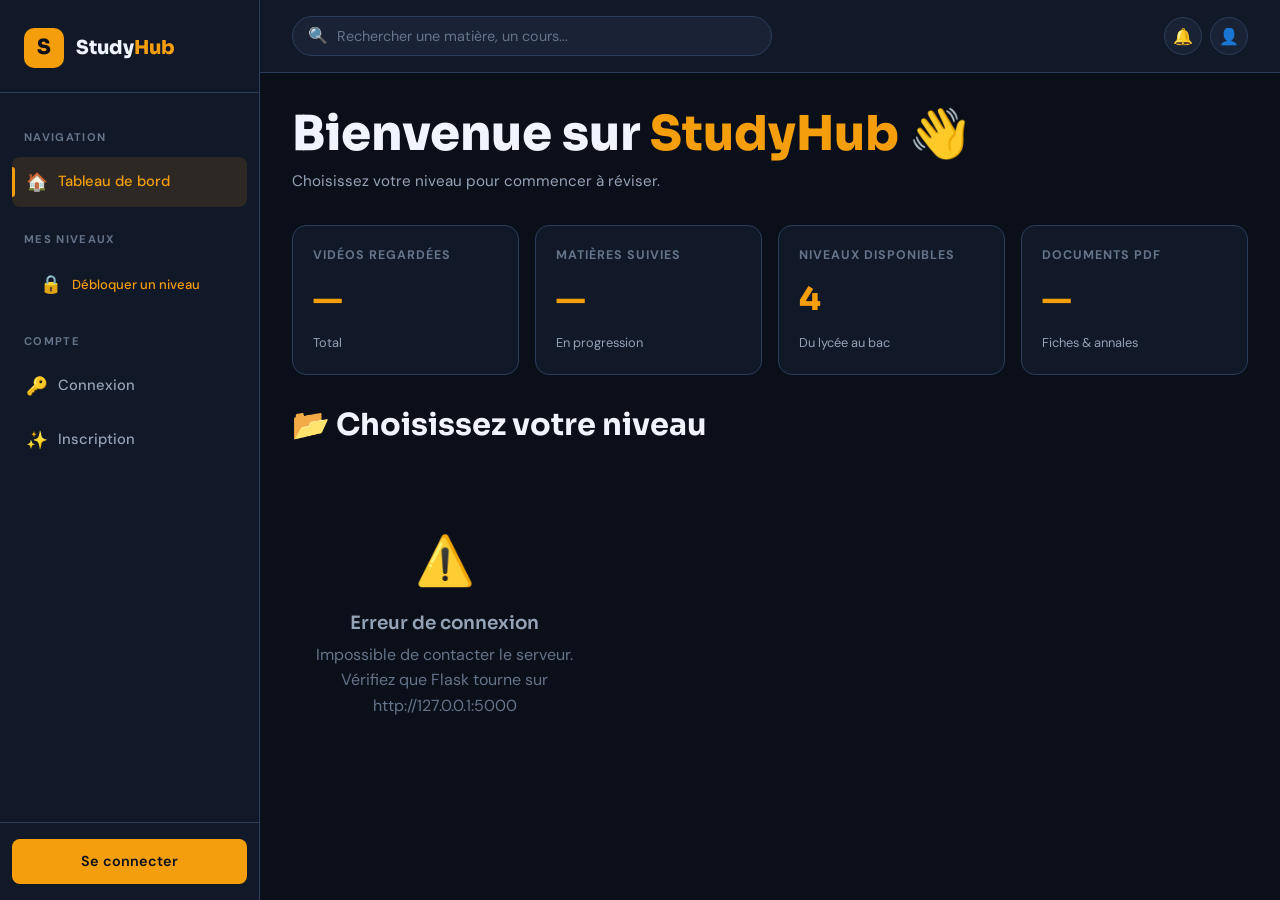
<file: project/index.html>
<!DOCTYPE html>
<html lang="fr">
<head>
  <meta charset="UTF-8" />
  <meta name="viewport" content="width=device-width, initial-scale=1.0" />
  <title>StudyHub — Tableau de bord</title>
  <link rel="stylesheet" href="css/style.css" />
</head>
<body>
<div id="toast-container"></div>
<div class="sidebar-overlay" id="sidebar-overlay"></div>

<div class="app-layout">
  <aside class="sidebar" id="sidebar"></aside>

  <div class="main-content">
    <header class="topbar">
      <button class="menu-toggle" id="menu-toggle">☰</button>
      <div class="search-bar">
        <span class="search-icon">🔍</span>
        <input type="text" id="global-search" placeholder="Rechercher une matière, un cours..." autocomplete="off" />
        <div class="search-results hidden" id="search-results"></div>
      </div>
      <div class="topbar-actions">
        <!-- Bell with badge -->
        <button class="topbar-btn" id="btn-notif" title="Notifications" style="position:relative">
          🔔
          <span id="notif-badge" style="
            display:none; position:absolute; top:-4px; right:-4px;
            background:var(--danger); color:#fff; border-radius:50%;
            width:18px; height:18px; font-size:.62rem; font-weight:800;
            align-items:center; justify-content:center; pointer-events:none;
          "></span>
        </button>
        <button class="topbar-btn" onclick="window.location='profile.html'" title="Profil">👤</button>
      </div>
    </header>

    <main class="page-content">
      <div class="page-header">
        <h1 id="welcome-title">Bienvenue sur <span class="text-accent">StudyHub</span> 👋</h1>
        <p id="welcome-sub">Choisissez votre niveau pour commencer à réviser.</p>
      </div>

      <!-- Stats row -->
      <div class="stats-row">
        <div class="stat-card">
          <div class="stat-label">Vidéos regardées</div>
          <div class="stat-value" id="stat-watched">—</div>
          <div class="stat-sub">Total</div>
        </div>
        <div class="stat-card">
          <div class="stat-label">Matières suivies</div>
          <div class="stat-value" id="stat-subjects">—</div>
          <div class="stat-sub">En progression</div>
        </div>
        <div class="stat-card">
          <div class="stat-label">Niveaux disponibles</div>
          <div class="stat-value">4</div>
          <div class="stat-sub">Du lycée au bac</div>
        </div>
        <div class="stat-card">
          <div class="stat-label">Documents PDF</div>
          <div class="stat-value" id="stat-docs">—</div>
          <div class="stat-sub">Fiches & annales</div>
        </div>
      </div>

      <!-- Year cards -->
      <div class="section-title" id="years">
        <h2>📂 Choisissez votre niveau</h2>
      </div>
      <div class="cards-grid" id="years-grid"></div>
    </main>
  </div>
</div>

<script src="js/api.js"></script>
<script src="js/auth.js"></script>
<script src="js/app.js"></script>
<script src="js/dashboard.js"></script>
<script>
  document.addEventListener('DOMContentLoaded', () => {
    const user = AuthController.currentUser();
    if (user) {
      document.getElementById('welcome-title').innerHTML =
        `Bonjour, <span class="text-accent">${user.username}</span> 👋`;
      document.getElementById('welcome-sub').textContent =
        'Continuez là où vous vous êtes arrêté(e).';
    }
  });
</script>
</body>
</html>
</file>
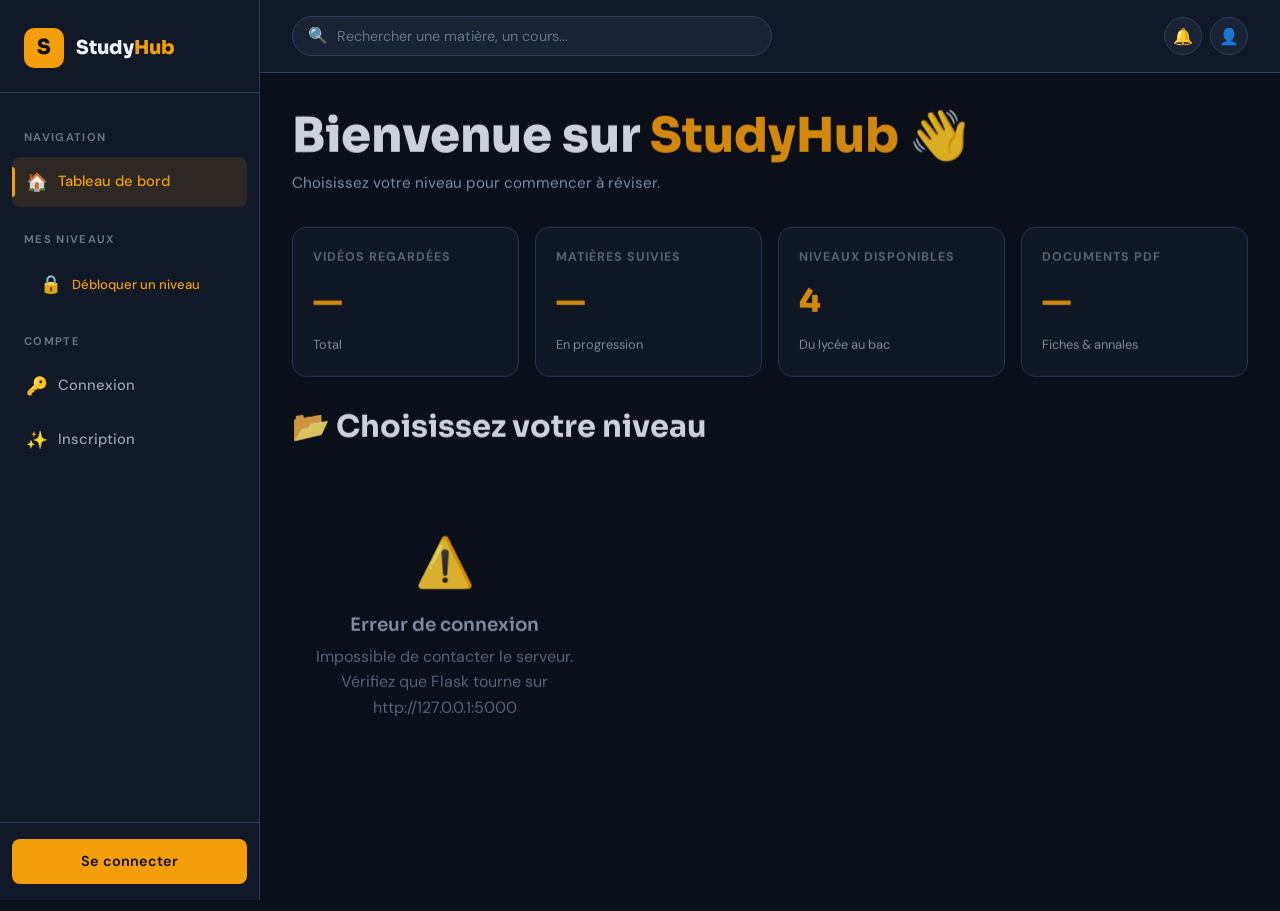
<file: project/admin.html>
<!DOCTYPE html>
<html lang="fr">
<head>
  <meta charset="UTF-8" />
  <meta name="viewport" content="width=device-width, initial-scale=1.0" />
  <title>StudyHub — Admin</title>
  <link rel="stylesheet" href="css/style.css" />
  <style>
    .active-filter { background: var(--accent-dim) !important; color: var(--accent) !important; border-color: var(--accent) !important; }
    #content-filter-bar { display:flex; gap:8px; flex-wrap:wrap; margin-bottom:16px; }
    .icon-option:hover { border-color: var(--accent) !important; background: var(--accent-dim); }
  </style>
</head>
<body>
<div id="toast-container"></div>
<div class="sidebar-overlay" id="sidebar-overlay"></div>

<!-- Modal -->
<div class="modal-overlay hidden" id="modal-add">
  <div class="modal-box" onclick="event.stopPropagation()" style="max-height:90vh;overflow-y:auto">
    <div class="modal-header">
      <h3 id="modal-title">Ajouter</h3>
      <button class="modal-close" onclick="AdminController.closeModal()">✕</button>
    </div>
    <div id="modal-form"></div>
  </div>
</div>
<div id="modal-overlay-bg" onclick="AdminController.closeModal()"
     style="position:fixed;inset:0;z-index:399;display:none"></div>

<div class="app-layout">
  <aside class="sidebar" id="sidebar"></aside>

  <div class="main-content">
    <header class="topbar">
      <button class="menu-toggle" id="menu-toggle">☰</button>
      <h2 style="font-size:1rem;font-family:'Sora',sans-serif">⚙️ Panneau d'administration</h2>
      <div class="topbar-actions">
        <a href="index.html" class="topbar-btn">🏠</a>
        <button class="topbar-btn" onclick="AppController.logout()">🚪</button>
      </div>
    </header>

    <main class="page-content">
      <div class="page-header">
        <div class="breadcrumb"><a href="index.html">🏠 Accueil</a> › Administration</div>
        <h1>Tableau de bord Admin</h1>
        <p>Gérez les utilisateurs et le contenu de la plateforme.</p>
      </div>

      <!-- Stats -->
      <div class="stats-row">
        <div class="stat-card"><div class="stat-label">Utilisateurs</div><div class="stat-value" id="admin-users">—</div></div>
        <div class="stat-card"><div class="stat-label">Matières</div><div class="stat-value" id="admin-subjects">—</div></div>
        <div class="stat-card"><div class="stat-label">Vidéos</div><div class="stat-value" id="admin-videos">—</div></div>
        <div class="stat-card"><div class="stat-label">Documents</div><div class="stat-value" id="admin-docs">—</div></div>
      </div>

      <!-- Users -->
      <div style="margin-bottom:32px">
        <div class="section-title"><h2>👥 Gestion des utilisateurs</h2></div>
        <div class="table-wrap">
          <table class="admin-table">
            <thead><tr><th>Nom</th><th>Email</th><th>Rôle</th><th>Activité</th><th>Inscrit le</th><th>Actions</th></tr></thead>
            <tbody id="users-tbody"></tbody>
          </table>
        </div>
      </div>

      <!-- Content -->
      <div>
        <div class="section-title" style="display:flex;align-items:center;justify-content:space-between;flex-wrap:wrap;gap:12px">
          <h2>📚 Gestion du contenu</h2>
          <button class="btn btn-primary btn-sm" onclick="AdminController.openAddSubject()"
                  style="border-radius:8px">
            ➕ Nouvelle matière
          </button>
        </div>

        <!-- Filter by year -->
        <div id="content-filter-bar"></div>

        <div class="table-wrap">
          <table class="admin-table">
            <thead><tr><th>Matière</th><th>Niveau</th><th>Vidéos</th><th>Documents</th><th>Actions</th></tr></thead>
            <tbody id="content-tbody"></tbody>
          </table>
        </div>
      </div>
    </main>
  </div>
</div>

<script src="js/api.js"></script>
<script src="js/auth.js"></script>
<script src="js/app.js"></script>
<script src="js/admin.js"></script>
</body>
</html>
</file>
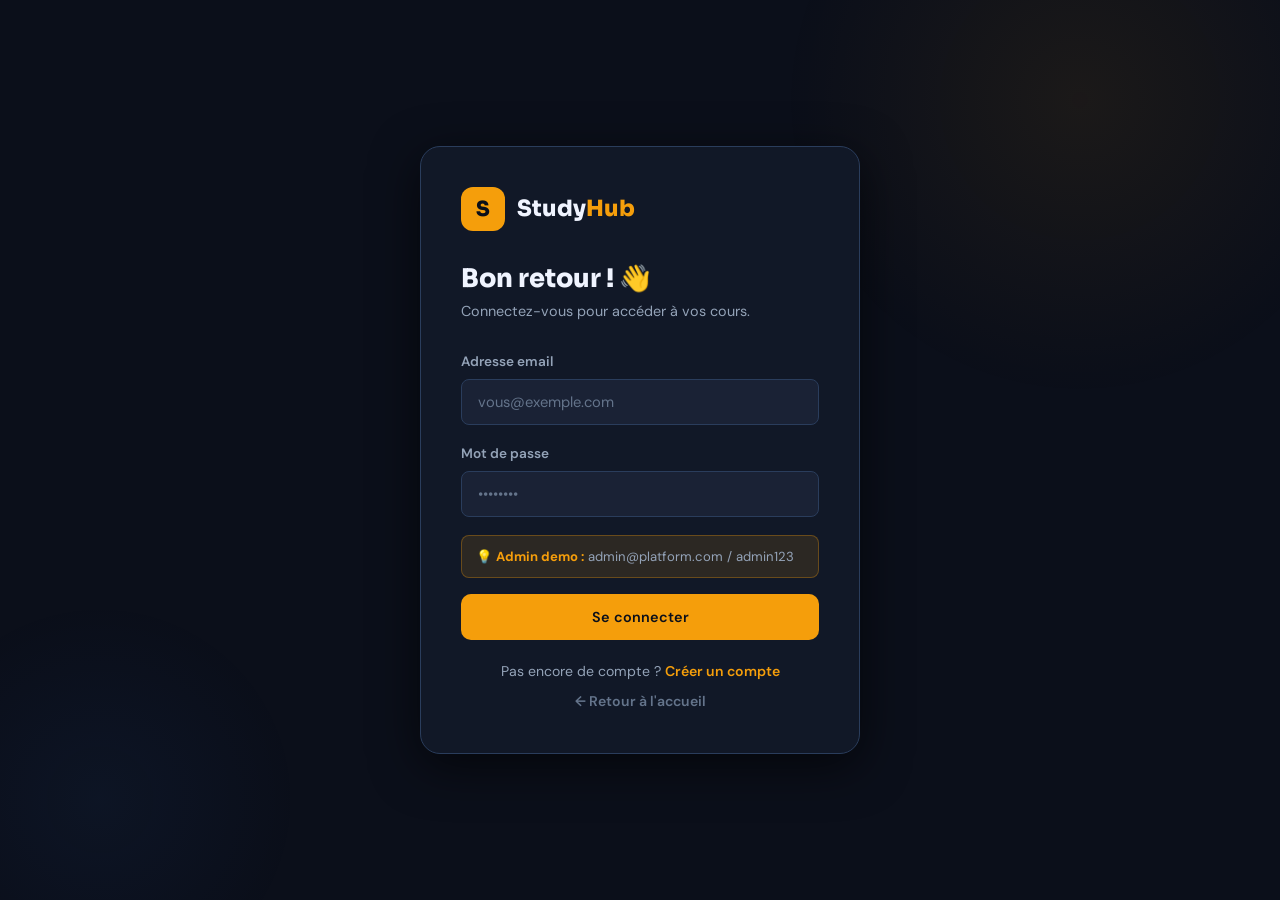
<file: project/course.html>
<!DOCTYPE html>
<html lang="fr">
<head>
  <meta charset="UTF-8" />
  <meta name="viewport" content="width=device-width, initial-scale=1.0" />
  <title>StudyHub — Cours</title>
  <link rel="stylesheet" href="css/style.css" />
</head>
<body>
<div id="toast-container"></div>
<div class="sidebar-overlay" id="sidebar-overlay"></div>

<div class="app-layout">
  <aside class="sidebar" id="sidebar"></aside>

  <div class="main-content">
    <header class="topbar">
      <button class="menu-toggle" id="menu-toggle">☰</button>
      <div class="search-bar">
        <span class="search-icon">🔍</span>
        <input type="text" id="global-search" placeholder="Rechercher..." autocomplete="off" />
        <div class="search-results hidden" id="search-results"></div>
      </div>
      <div class="topbar-actions">
        <a href="index.html" class="topbar-btn">🏠</a>
        <button class="topbar-btn" onclick="window.location='profile.html'">👤</button>
      </div>
    </header>

    <main class="page-content">
      <div class="page-header">
        <div class="breadcrumb">
          <a href="index.html">🏠 Accueil</a> ›
          <a href="#" id="bc-year">Niveau</a> ›
          <span id="bc-subject">Matière</span>
        </div>
        <h1 id="course-title">Cours</h1>
      </div>

      <div class="course-layout">
        <!-- Left: Player + Info -->
        <div>
          <div class="video-player-wrap">
            <div class="video-placeholder" id="video-player">
              <div class="play-big">▶️</div>
              <p>Sélectionnez une vidéo pour commencer</p>
            </div>
          </div>
          <div class="course-info">
            <h2 id="video-title">Titre de la vidéo</h2>
            <p id="video-id" class="text-muted"></p>
          </div>
        </div>

        <!-- Right: Playlist Panel -->
        <div class="playlist-panel">
          <div class="playlist-header">
            📋 Contenu du cours
          </div>
          <div class="playlist-tabs">
            <div class="playlist-tab active" id="tab-videos">🎬 Vidéos</div>
            <div class="playlist-tab" id="tab-docs">📄 Documents</div>
          </div>
          <div class="playlist-list">
            <div id="video-list"></div>
            <div id="doc-list" class="hidden"></div>
          </div>
        </div>
      </div>
    </main>
  </div>
</div>

<script src="js/api.js"></script>
<script src="js/auth.js"></script>
<script src="js/app.js"></script>
<script src="js/course.js"></script>
</body>
</html>
</file>
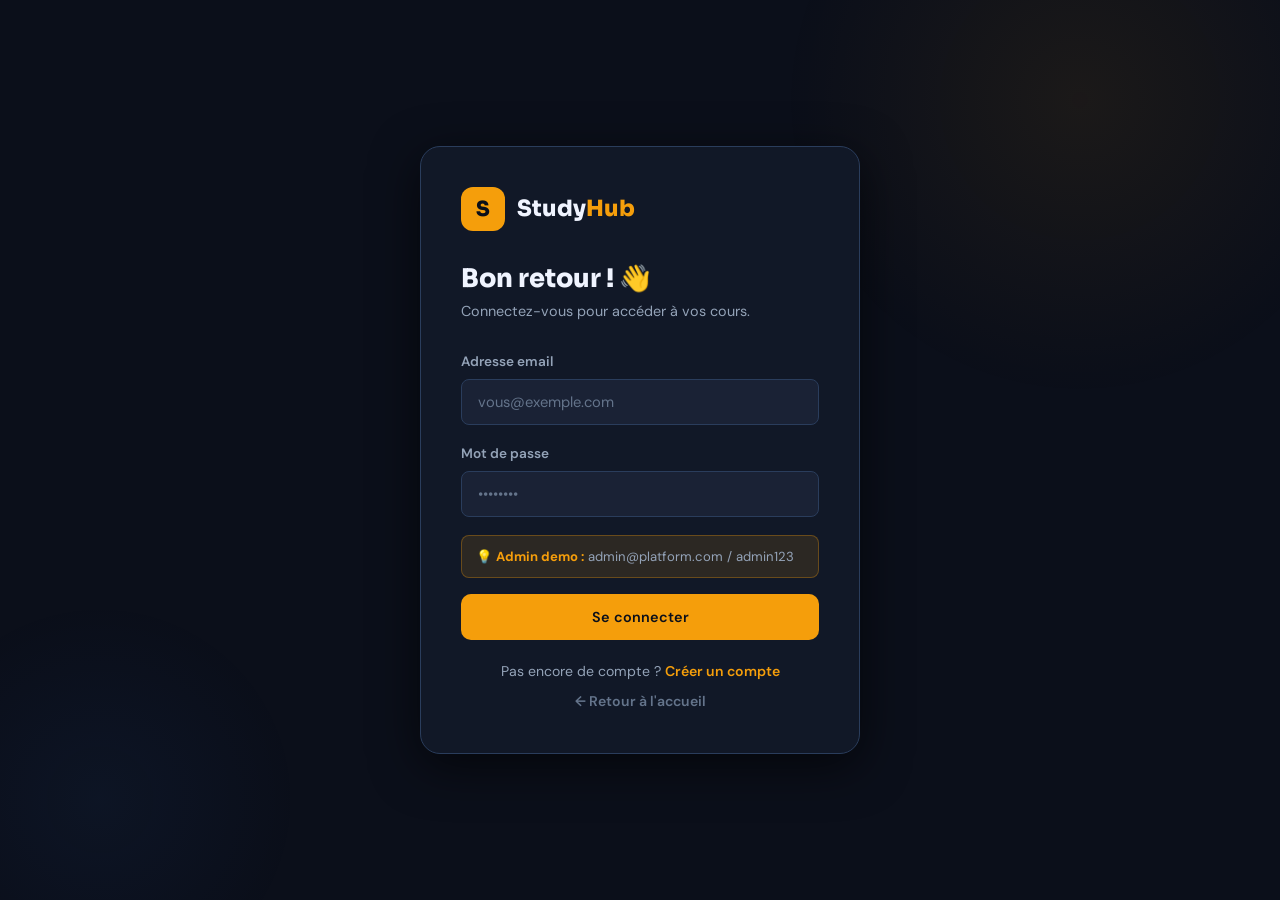
<file: project/login.html>
<!DOCTYPE html>
<html lang="fr">
<head>
  <meta charset="UTF-8" />
  <meta name="viewport" content="width=device-width, initial-scale=1.0" />
  <title>StudyHub — Connexion</title>
  <link rel="stylesheet" href="css/style.css" />
</head>
<body>
<div id="toast-container"></div>
<div class="auth-page">
  <div class="auth-box">
    <div class="auth-logo">
      <div class="logo-icon">S</div>
      <span>Study<em>Hub</em></span>
    </div>
    <h2 class="auth-title">Bon retour ! 👋</h2>
    <p class="auth-sub">Connectez-vous pour accéder à vos cours.</p>

    <div class="form-group">
      <label class="form-label">Adresse email</label>
      <input type="email" class="form-input" id="login-email" placeholder="vous@exemple.com" />
      <span class="form-error hidden" id="err-email"></span>
    </div>
    <div class="form-group">
      <label class="form-label">Mot de passe</label>
      <input type="password" class="form-input" id="login-password" placeholder="••••••••" />
      <span class="form-error hidden" id="err-password"></span>
    </div>
    <div style="background:var(--accent-dim);border:1px solid rgba(245,158,11,0.3);border-radius:8px;padding:10px 14px;font-size:.82rem;margin-bottom:16px;color:var(--text2)">
      💡 <strong style="color:var(--accent)">Admin demo :</strong> admin@platform.com / admin123
    </div>
    <button class="btn btn-primary w-full" id="btn-login" style="border-radius:10px;justify-content:center;padding:14px">
      Se connecter
    </button>
    <div class="auth-alt">Pas encore de compte ? <a href="signup.html">Créer un compte</a></div>
    <div class="auth-alt" style="margin-top:8px"><a href="index.html" style="color:var(--text3)">← Retour à l'accueil</a></div>
  </div>
</div>
<script src="js/api.js"></script>
<script src="js/auth.js"></script>
<script src="js/app.js"></script>
<script>
document.addEventListener('DOMContentLoaded', () => {
  if (AuthController.currentUser()) {
    window.location.href = sessionStorage.getItem('redirect') || 'index.html';
    return;
  }
  document.getElementById('btn-login').addEventListener('click', async () => {
    const email    = document.getElementById('login-email').value.trim();
    const password = document.getElementById('login-password').value;
    ['err-email','err-password'].forEach(id => {
      document.getElementById(id).textContent = '';
      document.getElementById(id).classList.add('hidden');
    });
    if (!email) { showErr('err-email', 'Email requis.'); return; }
    if (!password) { showErr('err-password', 'Mot de passe requis.'); return; }

    document.getElementById('btn-login').textContent = 'Connexion...';
    const result = await AuthController.login(email, password);
    document.getElementById('btn-login').textContent = 'Se connecter';

    if (!result.ok) { showErr('err-email', result.message); AppController.toast(result.message, 'error'); return; }
    AppController.toast(`Bienvenue, ${result.data.username} ! 🎉`, 'success');
    setTimeout(() => {
      const redirect = sessionStorage.getItem('redirect') || 'index.html';
      sessionStorage.removeItem('redirect');
      window.location.href = redirect;
    }, 700);
  });
  document.getElementById('login-password').addEventListener('keydown', e => {
    if (e.key === 'Enter') document.getElementById('btn-login').click();
  });
  function showErr(id, msg) {
    const el = document.getElementById(id);
    el.textContent = msg; el.classList.remove('hidden');
  }
});
</script>
</body>
</html>
</file>
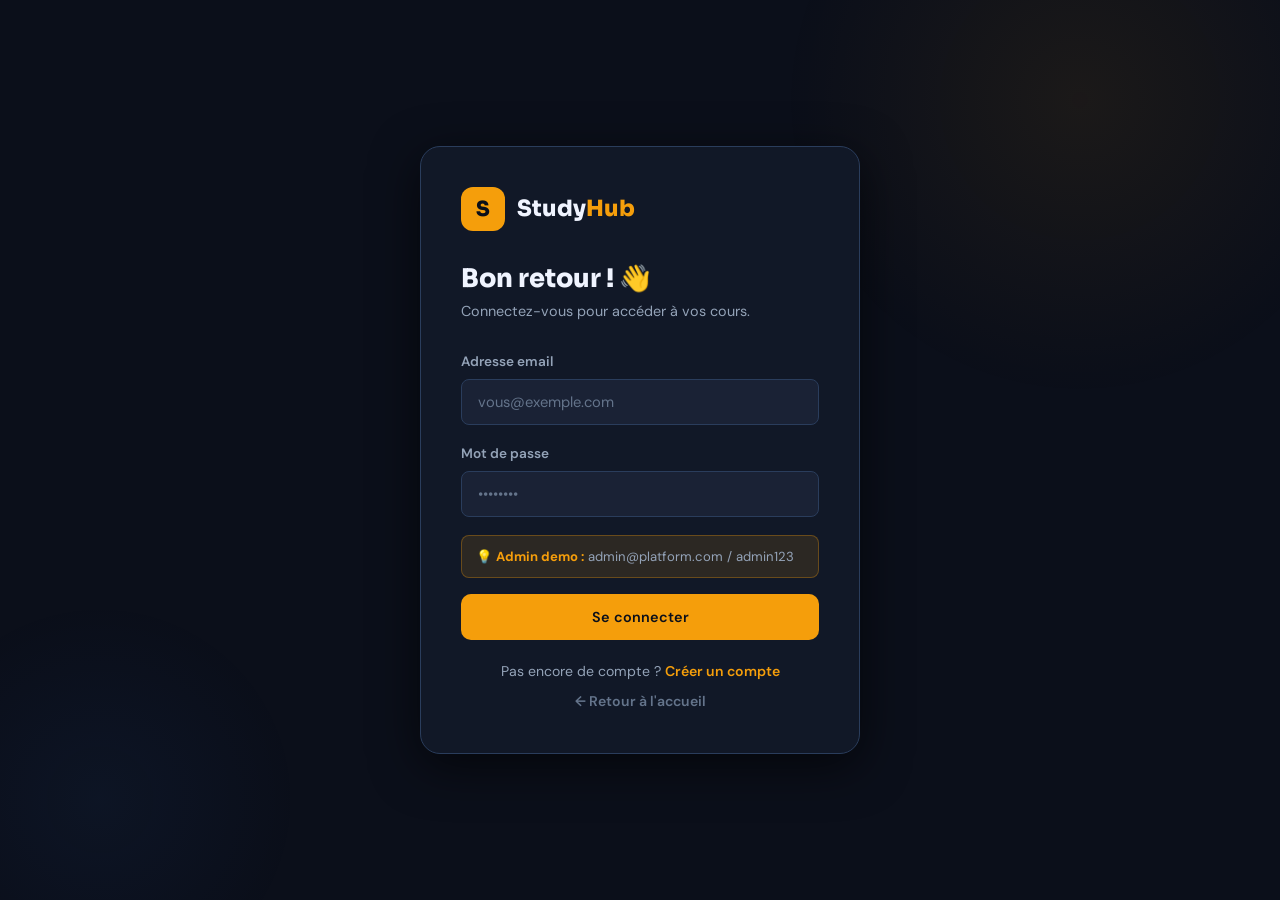
<file: project/pricing.html>
<!DOCTYPE html>
<html lang="fr">
<head>
  <meta charset="UTF-8" />
  <meta name="viewport" content="width=device-width, initial-scale=1.0" />
  <title>StudyHub — Offres & Abonnements</title>
  <link rel="stylesheet" href="css/style.css" />
  <style>
    /* ── Pricing page specific ── */
    .pricing-hero {
      text-align: center;
      padding: 48px 0 40px;
    }
    .pricing-hero h1 { margin-bottom: 12px; }
    .pricing-hero p  { color: var(--text2); font-size: 1.05rem; max-width: 500px; margin: 0 auto; }

    .pricing-grid {
      display: grid;
      grid-template-columns: repeat(auto-fill, minmax(260px, 1fr));
      gap: 24px;
      margin-bottom: 48px;
    }

    .pricing-card {
      background: var(--bg2);
      border: 1.5px solid var(--border);
      border-radius: 18px;
      padding: 32px 28px;
      display: flex;
      flex-direction: column;
      gap: 16px;
      transition: var(--transition);
      position: relative;
      overflow: hidden;
    }
    .pricing-card:hover {
      border-color: var(--accent);
      transform: translateY(-6px);
      box-shadow: 0 12px 40px rgba(245,158,11,0.15);
    }
    .pricing-card.featured {
      border-color: var(--accent);
      background: linear-gradient(135deg, var(--bg2) 0%, rgba(245,158,11,0.06) 100%);
    }
    .pricing-card.featured::before {
      content: '⭐ MEILLEURE OFFRE';
      position: absolute;
      top: 16px; right: -28px;
      background: var(--accent);
      color: var(--bg);
      font-size: .65rem;
      font-weight: 800;
      letter-spacing: .1em;
      padding: 4px 36px;
      transform: rotate(35deg);
    }
    .pricing-card.unlocked {
      border-color: var(--success);
      background: linear-gradient(135deg, var(--bg2) 0%, rgba(16,185,129,0.06) 100%);
    }

    .plan-icon  { font-size: 2.4rem; }
    .plan-name  { font-family: 'Sora', sans-serif; font-size: 1.2rem; font-weight: 700; }
    .plan-desc  { font-size: .85rem; color: var(--text2); line-height: 1.5; }
    .plan-price {
      display: flex; align-items: baseline; gap: 4px;
      font-family: 'Sora', sans-serif;
    }
    .plan-price .amount { font-size: 2.4rem; font-weight: 800; color: var(--accent); }
    .plan-price .unit   { font-size: .9rem; color: var(--text3); }

    .plan-features { display: flex; flex-direction: column; gap: 8px; flex: 1; }
    .plan-feature  {
      display: flex; align-items: center; gap: 10px;
      font-size: .88rem; color: var(--text2);
    }
    .plan-feature .check { color: var(--success); font-size: 1rem; }

    .plan-btn {
      width: 100%;
      padding: 14px;
      border-radius: 12px;
      font-family: 'Sora', sans-serif;
      font-weight: 700;
      font-size: .95rem;
      cursor: pointer;
      transition: var(--transition);
      border: none;
      margin-top: auto;
    }
    .plan-btn-primary {
      background: var(--accent);
      color: var(--bg);
    }
    .plan-btn-primary:hover { background: var(--accent2); transform: translateY(-1px); }
    .plan-btn-outline {
      background: transparent;
      border: 1.5px solid var(--accent);
      color: var(--accent);
    }
    .plan-btn-outline:hover { background: var(--accent-dim); }
    .plan-btn-success {
      background: rgba(16,185,129,0.15);
      color: var(--success);
      cursor: default;
    }

    /* ── Payment Modal ── */
    .pay-modal-overlay {
      position: fixed; inset: 0; z-index: 500;
      background: rgba(0,0,0,0.75);
      display: flex; align-items: center; justify-content: center;
      padding: 24px; animation: fadeIn .2s ease;
    }
    .pay-modal-box {
      background: var(--bg2);
      border: 1px solid var(--border);
      border-radius: 20px;
      padding: 36px;
      width: 100%; max-width: 460px;
      box-shadow: var(--shadow-lg);
    }
    .pay-modal-title {
      font-family: 'Sora', sans-serif;
      font-size: 1.3rem; font-weight: 700;
      margin-bottom: 6px;
    }
    .pay-modal-sub { color: var(--text2); font-size: .9rem; margin-bottom: 28px; }

    .card-ui {
      background: linear-gradient(135deg, #1a2a4a 0%, #0f1e38 100%);
      border: 1px solid var(--border);
      border-radius: 16px;
      padding: 24px;
      margin-bottom: 24px;
      position: relative;
      overflow: hidden;
    }
    .card-ui::before {
      content: '';
      position: absolute; top: -30px; right: -30px;
      width: 120px; height: 120px;
      border-radius: 50%;
      background: rgba(245,158,11,0.08);
    }
    .card-ui-chip  { font-size: 1.8rem; margin-bottom: 16px; }
    .card-ui-number {
      font-family: 'Courier New', monospace;
      font-size: 1.1rem; letter-spacing: .15em;
      color: var(--text); margin-bottom: 16px;
    }
    .card-ui-row   { display: flex; justify-content: space-between; font-size: .8rem; color: var(--text3); }
    .card-ui-brand { font-size: 1.6rem; }

    .card-fields   { display: flex; flex-direction: column; gap: 14px; margin-bottom: 24px; }
    .card-field-row { display: grid; grid-template-columns: 1fr 1fr; gap: 12px; }

    .pay-total {
      display: flex; justify-content: space-between; align-items: center;
      padding: 16px 20px;
      background: var(--accent-dim);
      border: 1px solid rgba(245,158,11,0.25);
      border-radius: 10px;
      margin-bottom: 20px;
    }
    .pay-total-label { font-size: .9rem; color: var(--text2); }
    .pay-total-amount { font-family: 'Sora', sans-serif; font-size: 1.4rem; font-weight: 800; color: var(--accent); }

    .pay-btn {
      width: 100%; padding: 16px;
      background: var(--accent); color: var(--bg);
      border-radius: 12px; border: none;
      font-family: 'Sora', sans-serif; font-weight: 700; font-size: 1rem;
      cursor: pointer; transition: var(--transition);
    }
    .pay-btn:hover { background: var(--accent2); transform: translateY(-1px); }
    .pay-btn:disabled { opacity: .6; cursor: not-allowed; transform: none; }

    .pay-secure {
      text-align: center; font-size: .75rem; color: var(--text3); margin-top: 12px;
    }

    /* ── Success animation ── */
    .pay-success {
      text-align: center; padding: 20px 0;
    }
    .pay-success-icon {
      font-size: 4rem; margin-bottom: 16px;
      animation: pop .4s cubic-bezier(0.175,0.885,0.32,1.275);
    }
    @keyframes pop {
      0%   { transform: scale(0); }
      100% { transform: scale(1); }
    }
    @keyframes fadeIn {
      from { opacity: 0; } to { opacity: 1; }
    }

    /* ── My subscriptions banner ── */
    .subs-banner {
      background: var(--bg2);
      border: 1px solid var(--border);
      border-radius: var(--radius);
      padding: 20px 24px;
      margin-bottom: 32px;
      display: flex; align-items: center; gap: 16px; flex-wrap: wrap;
    }
    .subs-banner-title { font-weight: 700; font-size: .95rem; flex: 1; }
    .sub-pill {
      display: inline-flex; align-items: center; gap: 6px;
      background: rgba(16,185,129,0.12);
      color: var(--success);
      border: 1px solid rgba(16,185,129,0.3);
      border-radius: 50px; padding: 4px 14px; font-size: .8rem; font-weight: 700;
    }
  </style>
</head>
<body>
<div id="toast-container"></div>
<div class="sidebar-overlay" id="sidebar-overlay"></div>

<div class="app-layout">
  <aside class="sidebar" id="sidebar"></aside>

  <div class="main-content">
    <header class="topbar">
      <button class="menu-toggle" id="menu-toggle">☰</button>
      <div class="search-bar">
        <span class="search-icon">🔍</span>
        <input type="text" id="global-search" placeholder="Rechercher..." autocomplete="off" />
        <div class="search-results hidden" id="search-results"></div>
      </div>
      <div class="topbar-actions">
        <a href="index.html" class="topbar-btn">🏠</a>
        <button class="topbar-btn" onclick="window.location='profile.html'">👤</button>
      </div>
    </header>

    <main class="page-content">
      <div class="breadcrumb" style="margin-bottom:8px">
        <a href="index.html">🏠 Accueil</a> › Abonnements
      </div>

      <div class="pricing-hero">
        <h1>Choisissez votre <span class="text-accent">offre</span> 🎓</h1>
        <p>Accédez à tous les cours, vidéos et documents de votre niveau. Sans engagement.</p>
      </div>

      <!-- Active subscriptions -->
      <div class="subs-banner" id="subs-banner" style="display:none">
        <div>
          <div class="subs-banner-title">✅ Mes abonnements actifs</div>
          <div style="font-size:.82rem;color:var(--text2)">Accès débloqué aux niveaux suivants :</div>
        </div>
        <div id="subs-pills" style="display:flex;gap:8px;flex-wrap:wrap"></div>
      </div>

      <!-- Pricing cards -->
      <div class="pricing-grid" id="pricing-grid"></div>

    </main>
  </div>
</div>

<script src="js/api.js"></script>
<script src="js/auth.js"></script>
<script src="js/app.js"></script>
<script>
// ── Subscription model ──
const PLANS = [
  {
    id: 'year_1',
    yearId: 1,
    icon: '🌱',
    name: '1ère Année',
    desc: 'Bases fondamentales, introduction aux disciplines principales.',
    price: 50,
    features: ['Toutes les vidéos 1ère Année', 'Tous les documents PDF', 'Suivi de progression', 'Accès illimité'],
    color: '#10b981',
  },
  {
    id: 'year_2',
    yearId: 2,
    icon: '📚',
    name: '2ème Année',
    desc: 'Approfondissement des connaissances et premières spécialisations.',
    price: 50,
    features: ['Toutes les vidéos 2ème Année', 'Tous les documents PDF', 'Suivi de progression', 'Accès illimité'],
    color: '#3b82f6',
  },
  {
    id: 'year_3',
    yearId: 3,
    icon: '🔬',
    name: '3ème Année',
    desc: 'Matières avancées et préparation aux examens nationaux.',
    price: 50,
    features: ['Toutes les vidéos 3ème Année', 'Tous les documents PDF', 'Suivi de progression', 'Accès illimité'],
    color: '#8b5cf6',
  },
  {
    id: 'year_4',
    yearId: 4,
    icon: '🎓',
    name: 'Baccalauréat',
    desc: 'Révision complète et stratégies pour réussir le bac.',
    price: 50,
    features: ['Toutes les vidéos Bac', 'Annales corrigées PDF', 'Suivi de progression', 'Accès illimité'],
    color: '#f59e0b',
  },
  {
    id: 'all',
    yearId: 'all',
    icon: '🌟',
    name: 'Offre Complète',
    desc: 'Accès à tous les niveaux — du lycée au bac. La formule la plus avantageuse.',
    price: 150,
    features: ['Tous les niveaux inclus', '4 années complètes', 'Économisez 50 DT', 'Priorité de support'],
    color: '#f59e0b',
    featured: true,
  },
];


// ── Render pricing cards ──
function renderPricing() {
  const grid = document.getElementById('pricing-grid');
  const activeSubs = SubManager.getAll();

  grid.innerHTML = PLANS.map(plan => {
    const unlocked = SubManager.has(plan.id);
    return `
      <div class="pricing-card ${plan.featured ? 'featured' : ''} ${unlocked ? 'unlocked' : ''}">
        <div class="plan-icon">${plan.icon}</div>
        <div class="plan-name">${plan.name}</div>
        <div class="plan-desc">${plan.desc}</div>
        <div class="plan-price">
          <span class="amount">${plan.price}</span>
          <span class="unit">DT / mois</span>
        </div>
        <div class="plan-features">
          ${plan.features.map(f => `
            <div class="plan-feature">
              <span class="check">✓</span>
              <span>${f}</span>
            </div>`).join('')}
        </div>
        ${unlocked
          ? `<button class="plan-btn plan-btn-success">✅ Abonnement actif</button>`
          : `<button class="plan-btn ${plan.featured ? 'plan-btn-primary' : 'plan-btn-outline'}"
                     onclick="openPayModal('${plan.id}')">
               Souscrire — ${plan.price} DT/mois
             </button>`
        }
      </div>`;
  }).join('');

  // Banner
  if (activeSubs.length) {
    document.getElementById('subs-banner').style.display = 'flex';
    const pills = document.getElementById('subs-pills');
    pills.innerHTML = activeSubs.map(id => {
      const plan = PLANS.find(p => p.id === id);
      return plan ? `<span class="sub-pill">${plan.icon} ${plan.name}</span>` : '';
    }).join('');
  }
}

// ── Payment modal ──
function openPayModal(planId) {
  const plan = PLANS.find(p => p.id === planId);
  if (!plan) return;

  const overlay = document.createElement('div');
  overlay.className = 'pay-modal-overlay';
  overlay.id = 'pay-modal';
  overlay.innerHTML = `
    <div class="pay-modal-box" onclick="event.stopPropagation()">
      <div style="display:flex;justify-content:space-between;align-items:start;margin-bottom:20px">
        <div>
          <div class="pay-modal-title">${plan.icon} ${plan.name}</div>
          <div class="pay-modal-sub">Paiement sécurisé par carte bancaire</div>
        </div>
        <button onclick="closePayModal()" style="color:var(--text3);font-size:1.4rem;padding:4px 8px;border-radius:6px;cursor:pointer">✕</button>
      </div>

      <!-- Card visual -->
      <div class="card-ui">
        <div class="card-ui-chip">💳</div>
        <div class="card-ui-number" id="card-display">•••• •••• •••• ••••</div>
        <div class="card-ui-row">
          <div>
            <div style="font-size:.65rem;margin-bottom:2px;color:var(--text3)">TITULAIRE</div>
            <div id="card-name-display" style="font-size:.82rem;color:var(--text)">VOTRE NOM</div>
          </div>
          <div>
            <div style="font-size:.65rem;margin-bottom:2px;color:var(--text3)">EXPIRE</div>
            <div id="card-exp-display" style="font-size:.82rem;color:var(--text)">MM/AA</div>
          </div>
          <div class="card-ui-brand">💳</div>
        </div>
      </div>

      <!-- Fields -->
      <div class="card-fields">
        <div class="form-group" style="margin:0">
          <label class="form-label">Numéro de carte</label>
          <input class="form-input" id="f-card-num" placeholder="1234 5678 9012 3456" maxlength="19"
                 oninput="fmtCard(this)" style="font-family:'Courier New',monospace;letter-spacing:.1em" />
        </div>
        <div class="form-group" style="margin:0">
          <label class="form-label">Nom du titulaire</label>
          <input class="form-input" id="f-card-name" placeholder="PRÉNOM NOM"
                 oninput="document.getElementById('card-name-display').textContent=this.value.toUpperCase()||'VOTRE NOM'" />
        </div>
        <div class="card-field-row">
          <div class="form-group" style="margin:0">
            <label class="form-label">Date d'expiration</label>
            <input class="form-input" id="f-card-exp" placeholder="MM/AA" maxlength="5"
                   oninput="fmtExp(this)" />
          </div>
          <div class="form-group" style="margin:0">
            <label class="form-label">CVV</label>
            <input class="form-input" id="f-card-cvv" placeholder="•••" maxlength="3" type="password" />
          </div>
        </div>
      </div>

      <!-- Total -->
      <div class="pay-total">
        <span class="pay-total-label">Total à payer</span>
        <span class="pay-total-amount">${plan.price} DT / mois</span>
      </div>

      <button class="pay-btn" id="pay-btn" onclick="processPay('${plan.id}')">
        🔒 Payer ${plan.price} DT
      </button>
      <div class="pay-secure">🔒 Paiement simulé — aucune donnée réelle transmise</div>
    </div>`;

  document.body.appendChild(overlay);
  overlay.addEventListener('click', closePayModal);
}

function fmtCard(input) {
  let v = input.value.replace(/\D/g, '').substring(0, 16);
  input.value = v.replace(/(.{4})/g, '$1 ').trim();
  const display = v.padEnd(16, '•').replace(/(.{4})/g, '$1 ').trim();
  document.getElementById('card-display').textContent = display;
}

function fmtExp(input) {
  let v = input.value.replace(/\D/g, '');
  if (v.length >= 2) v = v.substring(0,2) + '/' + v.substring(2,4);
  input.value = v;
  document.getElementById('card-exp-display').textContent = v || 'MM/AA';
}

function closePayModal() {
  document.getElementById('pay-modal')?.remove();
}

function processPay(planId) {
  const plan = PLANS.find(p => p.id === planId);
  const btn  = document.getElementById('pay-btn');
  btn.disabled = true;
  btn.textContent = '⏳ Traitement en cours...';

  // Simulate payment processing delay
  setTimeout(() => {
    SubManager.add(planId);

    // If all years individually → also unlock
    const allYears = ['year_1','year_2','year_3','year_4'];
    const subs = SubManager.getAll();
    if (allYears.every(y => subs.includes(y))) SubManager.add('all');

    // Show success
    const box = document.querySelector('.pay-modal-box');
    box.innerHTML = `
      <div class="pay-success">
        <div class="pay-success-icon">🎉</div>
        <h3 style="font-family:'Sora',sans-serif;margin-bottom:8px">Paiement réussi !</h3>
        <p style="color:var(--text2);margin-bottom:24px">
          Votre accès à <strong>${plan.name}</strong> est maintenant actif.
        </p>
        <button class="pay-btn" onclick="closePayModal();renderPricing()">
          ✅ Accéder aux cours
        </button>
      </div>`;

    AppController.toast(`🎉 Accès ${plan.name} débloqué !`, 'success', 4000);
  }, 1800);
}

document.addEventListener('DOMContentLoaded', () => {
  if (!AuthController.currentUser()) {
    sessionStorage.setItem('redirect', 'pricing.html');
    window.location.href = 'login.html';
    return;
  }
  renderPricing();
});
</script>
</body>
</html>
</file>
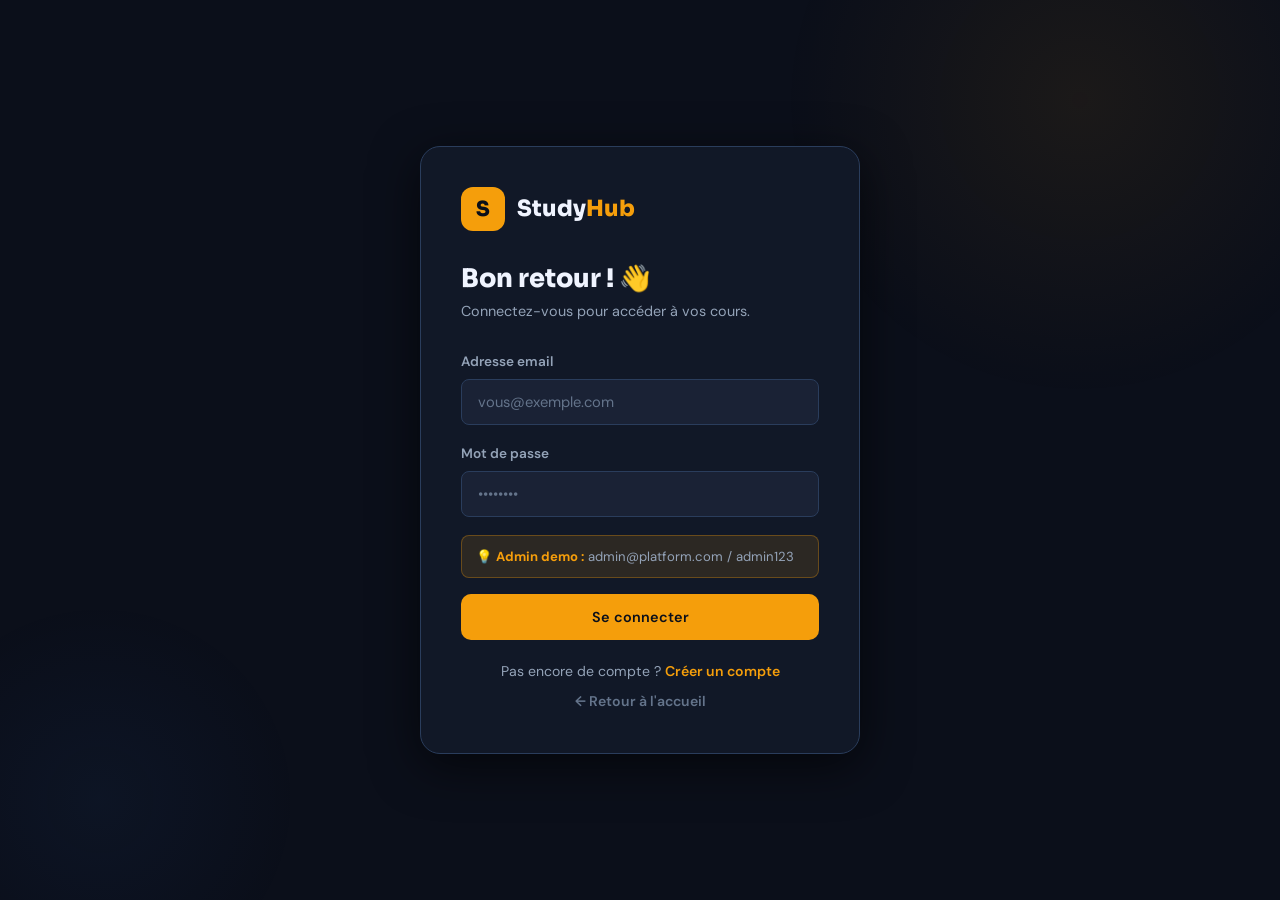
<file: project/profile.html>
<!DOCTYPE html>
<html lang="fr">
<head>
  <meta charset="UTF-8" />
  <meta name="viewport" content="width=device-width, initial-scale=1.0" />
  <title>StudyHub — Mon Profil</title>
  <link rel="stylesheet" href="css/style.css" />
  <style>
    /* Year group dans la progression */
    .year-group { margin-bottom: 28px; }
    .year-group-title {
      display: flex; align-items: center; gap: 10px;
      font-family: 'Sora', sans-serif; font-size: .85rem; font-weight: 700;
      text-transform: uppercase; letter-spacing: .08em;
      color: var(--text3); margin-bottom: 14px;
      padding-bottom: 8px; border-bottom: 1px solid var(--border);
    }
    .year-group-title .yg-badge {
      background: var(--accent-dim); color: var(--accent);
      padding: 2px 10px; border-radius: 50px; font-size: .72rem;
    }
    /* Tabs de navigation dans le profil */
    .profile-tabs {
      display: flex; gap: 4px;
      background: var(--bg3); border-radius: 12px; padding: 5px;
      margin-bottom: 24px;
    }
    .profile-tab {
      flex: 1; padding: 10px 16px; border-radius: 8px;
      font-size: .88rem; font-weight: 600; color: var(--text2);
      cursor: pointer; transition: var(--transition); text-align: center;
    }
    .profile-tab.active { background: var(--bg2); color: var(--text); box-shadow: 0 2px 8px rgba(0,0,0,0.3); }
    .profile-tab:hover:not(.active) { color: var(--text); }
    .tab-panel { display: none; }
    .tab-panel.active { display: block; }
  </style>
</head>
<body>
<div id="toast-container"></div>
<div class="sidebar-overlay" id="sidebar-overlay"></div>

<div class="app-layout">
  <aside class="sidebar" id="sidebar"></aside>

  <div class="main-content">
    <header class="topbar">
      <button class="menu-toggle" id="menu-toggle">☰</button>
      <div class="search-bar">
        <span class="search-icon">🔍</span>
        <input type="text" id="global-search" placeholder="Rechercher..." autocomplete="off" />
        <div class="search-results hidden" id="search-results"></div>
      </div>
      <div class="topbar-actions">
        <a href="index.html" class="topbar-btn">🏠</a>
        <a href="settings.html" class="topbar-btn" title="Paramètres">⚙️</a>
        <button class="topbar-btn" onclick="AppController.logout()">🚪</button>
      </div>
    </header>

    <main class="page-content">
      <div class="page-header">
        <div class="breadcrumb"><a href="index.html">🏠 Accueil</a> › Profil</div>
        <h1>Mon Profil</h1>
      </div>

      <div class="profile-layout">

        <!-- ── Left Card ── -->
        <div class="profile-card">
          <div class="profile-avatar" id="p-avatar">?</div>
          <h3 id="p-name">Chargement...</h3>
          <div class="role-badge" id="p-role">Étudiant</div>
          <div class="profile-stat"><span>Email</span><strong id="p-email" style="font-size:.8rem;word-break:break-all">—</strong></div>
          <div class="profile-stat"><span>Inscrit le</span><strong id="p-date">—</strong></div>
          <div class="profile-stat"><span>Vidéos vues</span><strong id="p-watched">0</strong></div>
          <div class="profile-stat"><span>Matières suivies</span><strong id="p-subjects">0</strong></div>
          <div style="margin-top:20px;display:flex;flex-direction:column;gap:8px">
            <a href="settings.html" class="btn btn-outline w-full" style="border-radius:10px;justify-content:center">
              ⚙️ Paramètres
            </a>
            <button class="btn btn-ghost w-full" style="border-radius:10px;justify-content:center" onclick="AppController.logout()">
              🚪 Déconnexion
            </button>
          </div>
        </div>

        <!-- ── Right Content ── -->
        <div>
          <!-- Navigation tabs -->
          <div class="profile-tabs">
            <div class="profile-tab active" onclick="switchTab('progress')">📊 Progression</div>
            <div class="profile-tab" onclick="switchTab('achievements')">🏆 Succès</div>
            <div class="profile-tab" onclick="switchTab('activity')">🎬 Activité</div>
          </div>

          <!-- TAB: Progression groupée par année -->
          <div class="tab-panel active" id="tab-progress">
            <div style="background:var(--bg2);border:1px solid var(--border);border-radius:var(--radius);padding:24px">
              <div id="progress-list"></div>
            </div>
          </div>

          <!-- TAB: Achievements -->
          <div class="tab-panel" id="tab-achievements">
            <div style="background:var(--bg2);border:1px solid var(--border);border-radius:var(--radius);padding:24px">
              <div class="achievements-grid" id="achievements-grid"></div>
            </div>
          </div>

          <!-- TAB: Activité récente -->
          <div class="tab-panel" id="tab-activity">
            <div style="background:var(--bg2);border:1px solid var(--border);border-radius:var(--radius);padding:24px">
              <div id="recent-activity"></div>
            </div>
          </div>
        </div>
      </div>
    </main>
  </div>
</div>

<script src="js/api.js"></script>
<script src="js/auth.js"></script>
<script src="js/app.js"></script>
<script>
/* ── Tab switcher ── */
function switchTab(name) {
  document.querySelectorAll('.profile-tab').forEach((t, i) => {
    const names = ['progress','achievements','activity'];
    t.classList.toggle('active', names[i] === name);
  });
  document.querySelectorAll('.tab-panel').forEach(p => p.classList.remove('active'));
  document.getElementById('tab-' + name).classList.add('active');
}

/* ── Achievements definition ── */
const ACHIEVEMENTS = [
  { id:'first-video',  icon:'🎬', name:'Première leçon',    desc:'Regardez votre 1ère vidéo',     condition: u => (u.watchedVideos?.length||0) >= 1 },
  { id:'five-videos',  icon:'🔥', name:'5 vidéos vues',     desc:'Regardez 5 vidéos',              condition: u => (u.watchedVideos?.length||0) >= 5 },
  { id:'ten-videos',   icon:'⚡', name:'10 vidéos vues',    desc:'Regardez 10 vidéos',             condition: u => (u.watchedVideos?.length||0) >= 10 },
  { id:'explorer',     icon:'🗺️', name:'Explorateur',       desc:'Suivez 2 matières différentes',  condition: u => Object.keys(u.progress||{}).length >= 2 },
  { id:'dedicated',    icon:'🏅', name:'Assidu',            desc:'Progressez dans une matière',    condition: u => Object.values(u.progress||{}).some(v => v > 0) },
  { id:'bac-prep',     icon:'🎓', name:'Candidat Bac',      desc:'Accédez à une matière Bac',      condition: u => Object.keys(u.progress||{}).some(k => k.startsWith('s4')) },
  { id:'all-years',    icon:'🌟', name:'Tous niveaux',      desc:'Visitez les 4 niveaux',          condition: u => Object.keys(u.progress||{}).some(k=>k.startsWith('s1')) && Object.keys(u.progress||{}).some(k=>k.startsWith('s4')) },
];

document.addEventListener('DOMContentLoaded', () => {
  const user = AuthController.currentUser();
  if (!user) { window.location.href = 'login.html'; return; }

  /* ── Profile card ── */
  document.getElementById('p-avatar').textContent   = user.username[0].toUpperCase();
  document.getElementById('p-name').textContent     = user.username;
  document.getElementById('p-role').textContent     = user.role === 'admin' ? '👑 Administrateur' : '🎓 Étudiant';
  document.getElementById('p-email').textContent    = user.email;
  document.getElementById('p-date').textContent     = new Date(user.createdAt).toLocaleDateString('fr-FR');
  document.getElementById('p-watched').textContent  = user.watchedVideos?.length || 0;
  document.getElementById('p-subjects').textContent = Object.keys(user.progress || {}).length;

  /* ── Progression groupée par année et matière ── */
  const progressList = document.getElementById('progress-list');
  const allSubjects  = AppModel.getAllSubjects(); // [{id, name, icon, yearId, ...}]
  const userProgress = user.progress || {};

  // Grouper par yearId
  const byYear = {};
  allSubjects.forEach(s => {
    if (!byYear[s.yearId]) byYear[s.yearId] = [];
    byYear[s.yearId].push(s);
  });

  let html = '';
  let hasAny = false;

  Object.entries(byYear).forEach(([yearId, subjects]) => {
    const yearData = AppModel.getYear(yearId);
    // N'afficher que les matières qui ont une progression OU sur lesquelles l'utilisateur a regardé une vidéo
    const relevant = subjects.filter(s => {
      const pct = userProgress[s.id];
      const videos = AppModel.getVideos(s.id);
      const watched = videos.some(v => (user.watchedVideos||[]).includes(v.id));
      return pct !== undefined || watched;
    });

    if (!relevant.length) return;
    hasAny = true;

    const yearTotal = relevant.reduce((sum, s) => sum + (userProgress[s.id] || 0), 0);
    const yearAvg   = Math.round(yearTotal / relevant.length);

    html += `<div class="year-group">
      <div class="year-group-title">
        <span>${yearData?.icon || '📂'} ${yearData?.label || 'Niveau ' + yearId}</span>
        <span class="yg-badge">Moy. ${yearAvg}%</span>
      </div>`;

    relevant.forEach(s => {
      const pct = userProgress[s.id] || 0;
      const videos = AppModel.getVideos(s.id);
      const watchedCount = videos.filter(v => (user.watchedVideos||[]).includes(v.id)).length;

      html += `<div class="progress-bar-wrap">
        <div class="progress-bar-label">
          <span style="display:flex;align-items:center;gap:8px">
            <span>${s.icon}</span>
            <span style="font-weight:600">${s.name}</span>
            <span style="font-size:.75rem;color:var(--text3)">(${watchedCount}/${videos.length} vidéos)</span>
          </span>
          <span style="font-weight:700;color:${pct > 0 ? 'var(--accent)' : 'var(--text3)'}">${pct}%</span>
        </div>
        <div class="progress-bar">
          <div class="bar-fill" style="width:${pct}%"></div>
        </div>
      </div>`;
    });

    html += `</div>`;
  });

  if (!hasAny) {
    progressList.innerHTML = `<div class="empty-state">
      <div class="empty-icon">📊</div>
      <h3>Aucune progression</h3>
      <p>Commencez un cours pour suivre votre avancement.</p>
      <a href="index.html" class="btn btn-primary" style="margin-top:16px">Commencer</a>
    </div>`;
  } else {
    progressList.innerHTML = html;
  }

  /* ── Achievements ── */
  document.getElementById('achievements-grid').innerHTML = ACHIEVEMENTS.map(a => `
    <div class="achievement ${a.condition(user) ? 'earned' : ''}">
      <div class="ach-icon">${a.icon}</div>
      <div class="ach-name">${a.name}</div>
      <div class="ach-desc">${a.desc}</div>
      ${a.condition(user) ? '<div style="font-size:.7rem;color:var(--accent);margin-top:4px;font-weight:700">✓ Débloqué</div>' : ''}
    </div>`).join('');

  /* ── Activité récente ── */
  const recent = document.getElementById('recent-activity');
  const allVideos = allSubjects.flatMap(s => AppModel.getVideos(s.id).map(v => ({ ...v, subjectName: s.name, subjectIcon: s.icon, yearId: s.yearId })));
  const watched   = (user.watchedVideos || []).slice(-8).reverse()
    .map(id => allVideos.find(v => v.id === id)).filter(Boolean);

  if (!watched.length) {
    recent.innerHTML = '<p class="text-muted" style="font-size:.9rem">Aucune vidéo regardée récemment.</p>';
  } else {
    recent.innerHTML = watched.map(v => {
      const yearData = AppModel.getYear(v.yearId);
      return `<div style="display:flex;align-items:center;gap:14px;padding:12px 0;border-bottom:1px solid var(--border)">
        <div style="width:42px;height:42px;background:var(--accent-dim);border-radius:10px;display:grid;place-items:center;font-size:1.1rem;flex-shrink:0">▶️</div>
        <div style="flex:1;overflow:hidden">
          <div style="font-weight:600;font-size:.88rem;white-space:nowrap;overflow:hidden;text-overflow:ellipsis">${v.title}</div>
          <div style="font-size:.75rem;color:var(--text3)">${v.subjectIcon} ${v.subjectName} · ${yearData?.label || ''} · ⏱ ${v.duration}</div>
        </div>
        <span style="font-size:.73rem;color:var(--success);white-space:nowrap;flex-shrink:0">✓ Vu</span>
      </div>`;
    }).join('');
  }
});
</script>
</body>
</html>
</file>
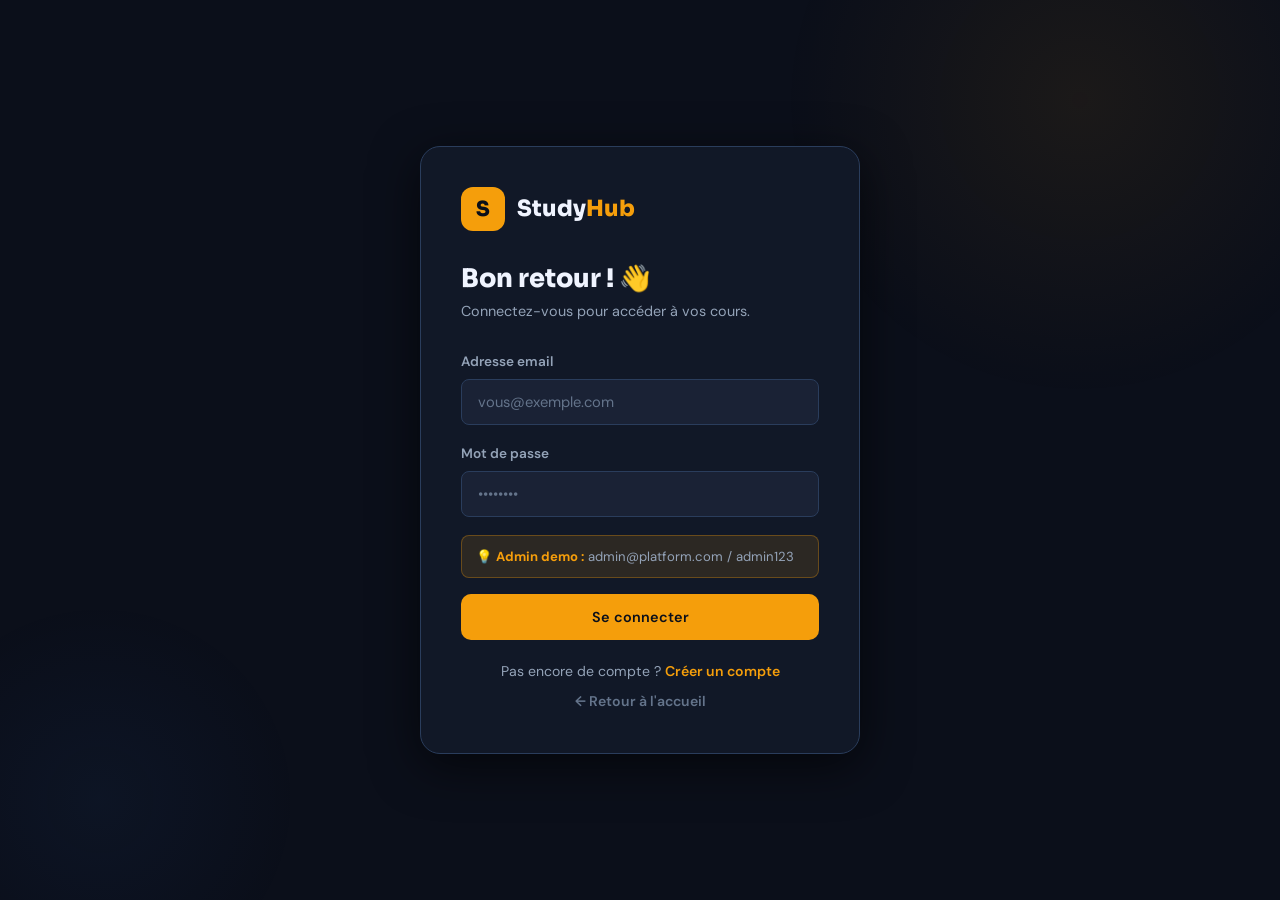
<file: project/settings.html>
<!DOCTYPE html>
<html lang="fr">
<head>
  <meta charset="UTF-8" />
  <meta name="viewport" content="width=device-width, initial-scale=1.0" />
  <title>StudyHub — Paramètres</title>
  <link rel="stylesheet" href="css/style.css" />
  <style>
    .settings-layout { display:grid; grid-template-columns:220px 1fr; gap:24px; align-items:start; }
    .settings-nav { background:var(--bg2); border:1px solid var(--border); border-radius:var(--radius); overflow:hidden; position:sticky; top:90px; }
    .settings-nav-item { display:flex; align-items:center; gap:12px; padding:14px 18px; cursor:pointer; transition:var(--transition); font-size:.9rem; font-weight:500; color:var(--text2); border-bottom:1px solid var(--border); position:relative; }
    .settings-nav-item:last-child { border-bottom:none; }
    .settings-nav-item:hover { background:var(--surface); color:var(--text); }
    .settings-nav-item.active { background:var(--accent-dim); color:var(--accent); }
    .settings-nav-item.active::before { content:''; position:absolute; left:0; height:100%; width:3px; background:var(--accent); }
    .settings-section { display:none; }
    .settings-section.active { display:block; }
    .settings-card { background:var(--bg2); border:1px solid var(--border); border-radius:var(--radius); padding:28px; margin-bottom:20px; }
    .settings-card h3 { margin-bottom:6px; }
    .settings-card .card-desc { font-size:.85rem; color:var(--text2); margin-bottom:24px; padding-bottom:16px; border-bottom:1px solid var(--border); }
    .input-with-icon { position:relative; }
    .input-with-icon .form-input { padding-right:44px; }
    .input-with-icon .toggle-pass { position:absolute; right:14px; top:50%; transform:translateY(-50%); cursor:pointer; color:var(--text3); }
    .toggle-pass:hover { color:var(--text); }

    /* Toggle switch */
    .notif-row { display:flex; align-items:center; justify-content:space-between; padding:16px 0; border-bottom:1px solid var(--border); }
    .notif-row:last-child { border-bottom:none; }
    .notif-label { font-size:.9rem; display:flex; align-items:center; gap:10px; }
    .toggle-wrap { position:relative; width:46px; height:26px; flex-shrink:0; cursor:pointer; }
    .toggle-wrap input { opacity:0; width:0; height:0; position:absolute; }
    .toggle-track {
      position:absolute; inset:0;
      background:var(--border); border-radius:99px;
      transition:background .25s;
    }
    .toggle-wrap input:checked + .toggle-track { background:var(--accent); }
    .toggle-knob {
      position:absolute; top:3px; left:3px;
      width:20px; height:20px;
      background:#fff; border-radius:50%;
      transition:transform .25s;
      pointer-events:none;
    }
    .toggle-wrap input:checked ~ .toggle-knob { transform:translateX(20px); }

    @media(max-width:768px) { .settings-layout { grid-template-columns:1fr; } .settings-nav { position:static; } }
  </style>
</head>
<body>
<div id="toast-container"></div>
<div class="sidebar-overlay" id="sidebar-overlay"></div>

<div class="app-layout">
  <aside class="sidebar" id="sidebar"></aside>

  <div class="main-content">
    <header class="topbar">
      <button class="menu-toggle" id="menu-toggle">☰</button>
      <div class="search-bar">
        <span class="search-icon">🔍</span>
        <input type="text" id="global-search" placeholder="Rechercher..." autocomplete="off" />
        <div class="search-results hidden" id="search-results"></div>
      </div>
      <div class="topbar-actions">
        <button class="topbar-btn" id="btn-notif" title="Notifications" style="position:relative">
          🔔
          <span id="notif-badge" style="
            display:none; position:absolute; top:-4px; right:-4px;
            background:var(--danger); color:#fff; border-radius:50%;
            width:18px; height:18px; font-size:.62rem; font-weight:800;
            align-items:center; justify-content:center; pointer-events:none;
          "></span>
        </button>
        <a href="profile.html" class="topbar-btn">👤</a>
        <button class="topbar-btn" onclick="AppController.logout()">🚪</button>
      </div>
    </header>

    <main class="page-content">
      <div class="page-header">
        <div class="breadcrumb"><a href="index.html">🏠 Accueil</a> › Paramètres</div>
        <h1>⚙️ Paramètres du compte</h1>
        <p>Gérez vos informations personnelles et la sécurité de votre compte.</p>
      </div>

      <div class="settings-layout">

        <!-- ── Left Nav ── -->
        <nav class="settings-nav">
          <div class="settings-nav-item active" onclick="showSection('profile', this)">
            <span>👤</span> Profil
          </div>
          <div class="settings-nav-item" onclick="showSection('security', this)">
            <span>🔒</span> Sécurité
          </div>
          <div class="settings-nav-item" onclick="showSection('notifications', this)">
            <span>🔔</span> Notifications
          </div>
        </nav>

        <!-- ── Right Content ── -->
        <div>

          <!-- SECTION: Profil -->
          <div class="settings-section active" id="section-profile">
            <div class="settings-card">
              <h3>Informations personnelles</h3>
              <p class="card-desc">Modifiez votre nom d'utilisateur et votre adresse email.</p>

              <div style="display:flex;align-items:center;gap:20px;margin-bottom:24px">
                <div id="avatar-preview" style="width:72px;height:72px;border-radius:50%;background:var(--accent);display:grid;place-items:center;font-size:2rem;font-weight:800;color:var(--bg)">?</div>
                <div>
                  <div style="font-weight:700;margin-bottom:4px" id="avatar-name-preview">—</div>
                  <div style="font-size:.82rem;color:var(--text3)">Avatar généré depuis votre prénom.</div>
                </div>
              </div>

              <div class="form-group">
                <label class="form-label">Nom d'utilisateur</label>
                <input type="text" class="form-input" id="s-username" placeholder="Votre nom" />
                <span class="form-error hidden" id="err-uname"></span>
              </div>
              <div class="form-group">
                <label class="form-label">Adresse email</label>
                <input type="email" class="form-input" id="s-email" placeholder="vous@exemple.com" />
                <span class="form-error hidden" id="err-email"></span>
              </div>
              <button class="btn btn-primary" id="btn-save-profile" onclick="SettingsController.saveProfile()">
                💾 Sauvegarder
              </button>
            </div>
          </div>

          <!-- SECTION: Sécurité -->
          <div class="settings-section" id="section-security">
            <div class="settings-card">
              <h3>Changer le mot de passe</h3>
              <p class="card-desc">Utilisez un mot de passe fort d'au moins 6 caractères.</p>

              <div class="form-group">
                <label class="form-label">Mot de passe actuel</label>
                <div class="input-with-icon">
                  <input type="password" class="form-input" id="s-old-pass" placeholder="••••••••" />
                  <span class="toggle-pass" onclick="togglePass('s-old-pass', this)">👁</span>
                </div>
                <span class="form-error hidden" id="err-old-pass"></span>
              </div>

              <div class="form-group">
                <label class="form-label">Nouveau mot de passe</label>
                <div class="input-with-icon">
                  <input type="password" class="form-input" id="s-new-pass" placeholder="Minimum 6 caractères"
                         oninput="SettingsController.updateStrength(this.value)" />
                  <span class="toggle-pass" onclick="togglePass('s-new-pass', this)">👁</span>
                </div>
                <div id="pass-strength" style="margin-top:8px;display:none">
                  <div style="height:4px;border-radius:99px;background:var(--bg3);overflow:hidden;margin-bottom:4px">
                    <div id="strength-bar" style="height:100%;border-radius:99px;width:0;transition:all .3s"></div>
                  </div>
                  <span id="strength-label" style="font-size:.75rem"></span>
                </div>
                <span class="form-error hidden" id="err-new-pass"></span>
              </div>

              <div class="form-group">
                <label class="form-label">Confirmer le nouveau mot de passe</label>
                <div class="input-with-icon">
                  <input type="password" class="form-input" id="s-confirm-pass" placeholder="••••••••" />
                  <span class="toggle-pass" onclick="togglePass('s-confirm-pass', this)">👁</span>
                </div>
                <span class="form-error hidden" id="err-confirm-pass"></span>
              </div>

              <button class="btn btn-primary" id="btn-save-pass" onclick="SettingsController.changePassword()">
                🔒 Mettre à jour le mot de passe
              </button>
            </div>
          </div>

          <!-- SECTION: Notifications -->
          <div class="settings-section" id="section-notifications">
            <div class="settings-card">
              <h3>Préférences de notifications</h3>
              <p class="card-desc">Activez ou désactivez les notifications en temps réel.</p>

              <!-- Vidéo terminée -->
              <div class="notif-row">
                <div class="notif-label">
                  <span style="font-size:1.3rem">🎬</span>
                  <div>
                    <div style="font-weight:600">Vidéo terminée</div>
                    <div style="font-size:.78rem;color:var(--text3)">Notification quand vous finissez une vidéo</div>
                  </div>
                </div>
                <label class="toggle-wrap">
                  <input type="checkbox" id="n-video-end" />
                  <span class="toggle-track"></span>
                  <span class="toggle-knob"></span>
                </label>
              </div>

              <!-- Succès débloqué -->
              <div class="notif-row">
                <div class="notif-label">
                  <span style="font-size:1.3rem">🏆</span>
                  <div>
                    <div style="font-weight:600">Succès débloqué</div>
                    <div style="font-size:.78rem;color:var(--text3)">Notification quand vous débloquez un succès</div>
                  </div>
                </div>
                <label class="toggle-wrap">
                  <input type="checkbox" id="n-achievement" />
                  <span class="toggle-track"></span>
                  <span class="toggle-knob"></span>
                </label>
              </div>

            </div>
          </div>

        </div>
      </div>
    </main>
  </div>
</div>

<script src="js/api.js"></script>
<script src="js/auth.js"></script>
<script src="js/app.js"></script>
<script>

function showSection(name, el) {
  document.querySelectorAll('.settings-section').forEach(s => s.classList.remove('active'));
  document.querySelectorAll('.settings-nav-item').forEach(n => n.classList.remove('active'));
  document.getElementById('section-' + name).classList.add('active');
  el.classList.add('active');
}

function togglePass(id, btn) {
  const input = document.getElementById(id);
  input.type = input.type === 'password' ? 'text' : 'password';
  btn.textContent = input.type === 'password' ? '👁' : '🙈';
}

const SettingsController = {

  init() {
    const user = AuthController.currentUser();
    if (!user) { window.location.href = 'login.html'; return; }

    // Pre-fill profile
    document.getElementById('s-username').value = user.username;
    document.getElementById('s-email').value    = user.email;
    document.getElementById('avatar-preview').textContent      = user.username[0].toUpperCase();
    document.getElementById('avatar-name-preview').textContent = user.username;

    // Live avatar preview
    document.getElementById('s-username').addEventListener('input', function () {
      const v = this.value.trim();
      document.getElementById('avatar-preview').textContent      = v ? v[0].toUpperCase() : '?';
      document.getElementById('avatar-name-preview').textContent = v || '—';
    });

    // Load saved notification prefs
    this._loadNotifPrefs();

    // Auto-save on toggle change
    document.getElementById('n-video-end').addEventListener('change',   () => this._saveNotifPrefs());
    document.getElementById('n-achievement').addEventListener('change', () => this._saveNotifPrefs());
  },

  // ── Profile ──
  async saveProfile() {
    const username = document.getElementById('s-username').value.trim();
    const email    = document.getElementById('s-email').value.trim();

    ['err-uname', 'err-email'].forEach(id => {
      const el = document.getElementById(id);
      el.textContent = ''; el.classList.add('hidden');
    });
    document.getElementById('s-username').classList.remove('error');
    document.getElementById('s-email').classList.remove('error');

    if (!username || username.length < 2) { this._err('err-uname', 's-username', 'Nom requis (2 car. min).'); return; }
    if (!email || !email.includes('@'))   { this._err('err-email',  's-email',    'Email invalide.'); return; }

    const btn = document.getElementById('btn-save-profile');
    btn.disabled = true; btn.textContent = '⏳ Enregistrement...';

    const res = await Api.updateProfile(username, email);
    btn.disabled = false; btn.textContent = '💾 Sauvegarder';

    if (!res.ok) {
      this._err('err-email', 's-email', res.message || 'Erreur serveur.');
      return;
    }

    // Update local cache
    const user = AuthController.currentUser();
    user.username = username;
    user.email    = email;
    localStorage.setItem('studyhub_user', JSON.stringify(user));
    AppController.renderSidebar();
    AppController.toast('✅ Profil mis à jour !', 'success');
  },

  // ── Password strength meter ──
  updateStrength(p) {
    let s = 0;
    if (p.length >= 8) s++; if (/[A-Z]/.test(p)) s++;
    if (/[0-9]/.test(p)) s++; if (/[^A-Za-z0-9]/.test(p)) s++;
    const wrap  = document.getElementById('pass-strength');
    const bar   = document.getElementById('strength-bar');
    const label = document.getElementById('strength-label');
    wrap.style.display = p ? 'block' : 'none';
    const levels = [
      { w: '25%',  c: 'var(--danger)',  t: 'Très faible' },
      { w: '50%',  c: '#f97316',        t: 'Faible'      },
      { w: '75%',  c: 'var(--accent)',  t: 'Moyen'       },
      { w: '100%', c: 'var(--success)', t: 'Fort'        },
    ];
    const l = levels[Math.min(Math.max(s - 1, 0), 3)];
    bar.style.width = l.w; bar.style.background = l.c;
    label.textContent = l.t; label.style.color = l.c;
  },

  // ── Password change ──
  async changePassword() {
    const oldP = document.getElementById('s-old-pass').value;
    const newP = document.getElementById('s-new-pass').value;
    const conP = document.getElementById('s-confirm-pass').value;

    ['err-old-pass', 'err-new-pass', 'err-confirm-pass'].forEach(id => {
      const el = document.getElementById(id);
      el.textContent = ''; el.classList.add('hidden');
    });

    if (!oldP)           { this._err('err-old-pass',     's-old-pass',     'Requis.'); return; }
    if (newP.length < 6) { this._err('err-new-pass',     's-new-pass',     'Minimum 6 caractères.'); return; }
    if (newP !== conP)   { this._err('err-confirm-pass', 's-confirm-pass', 'Les mots de passe ne correspondent pas.'); return; }

    const btn = document.getElementById('btn-save-pass');
    btn.disabled = true; btn.textContent = '⏳...';

    const res = await Api.changePassword(oldP, newP);
    btn.disabled = false; btn.textContent = '🔒 Mettre à jour le mot de passe';

    if (!res.ok) {
      this._err('err-old-pass', 's-old-pass', res.message || 'Mot de passe actuel incorrect.');
      return;
    }

    ['s-old-pass', 's-new-pass', 's-confirm-pass'].forEach(id => {
      document.getElementById(id).value = '';
    });
    document.getElementById('pass-strength').style.display = 'none';
    AppController.toast('✅ Mot de passe mis à jour !', 'success');
  },

  // ── Notification prefs (auto-save on toggle) ──
  _loadNotifPrefs() {
    const saved = JSON.parse(localStorage.getItem('studyhub_notifs') || '{}');
    // Default: both ON
    document.getElementById('n-video-end').checked   = saved['n-video-end']   !== false;
    document.getElementById('n-achievement').checked = saved['n-achievement'] !== false;
  },

  _saveNotifPrefs() {
    const prefs = {
      'n-video-end':   document.getElementById('n-video-end').checked,
      'n-achievement': document.getElementById('n-achievement').checked,
    };
    localStorage.setItem('studyhub_notifs', JSON.stringify(prefs));
    // Subtle feedback
    AppController.toast('Préférences mises à jour.', 'info', 1500);
  },

  _err(errId, inputId, msg) {
    const el = document.getElementById(errId);
    if (el) { el.textContent = msg; el.classList.remove('hidden'); }
    document.getElementById(inputId)?.classList.add('error');
  },
};

document.addEventListener('DOMContentLoaded', () => SettingsController.init());
</script>
</body>
</html>
</file>
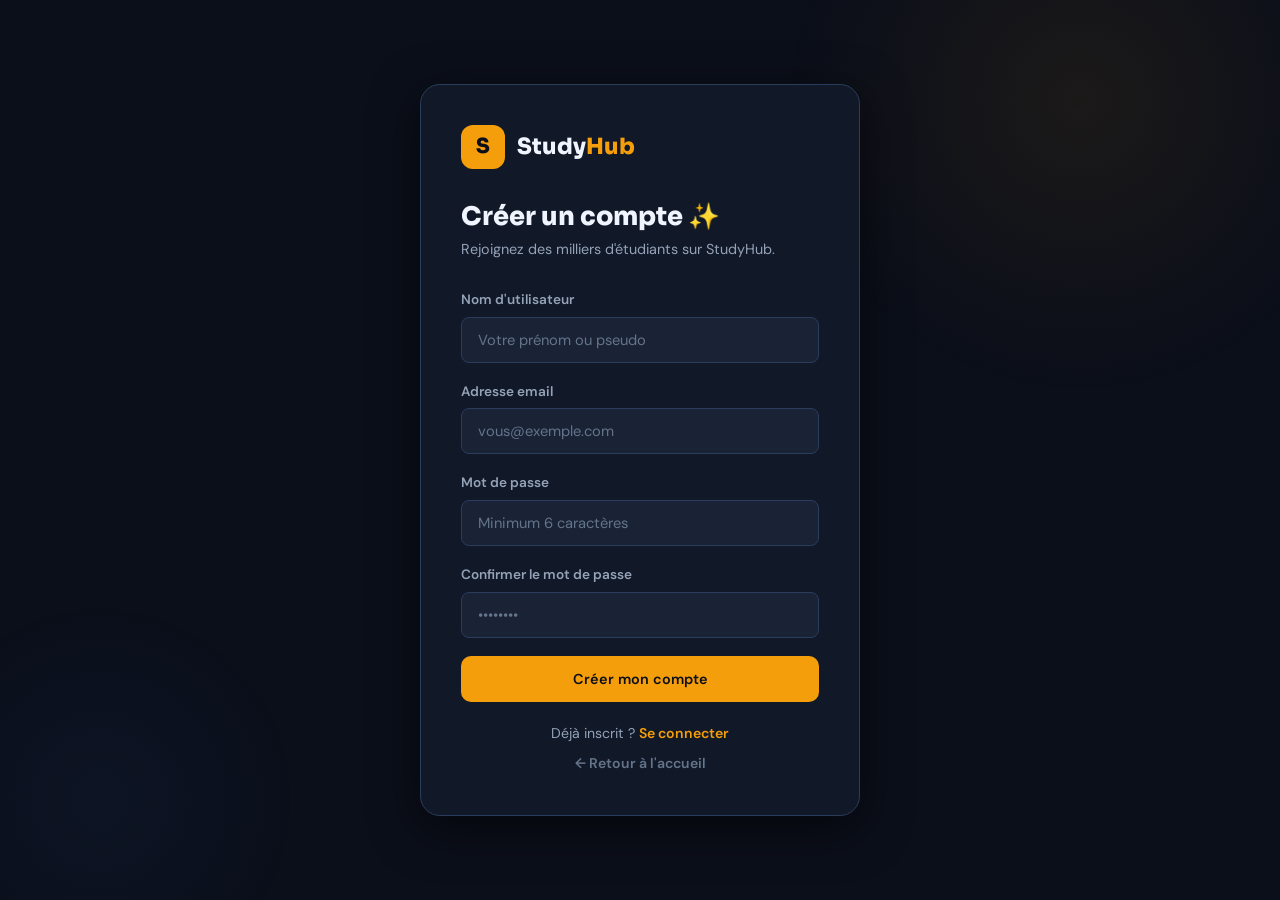
<file: project/signup.html>
<!DOCTYPE html>
<html lang="fr">
<head>
  <meta charset="UTF-8" />
  <meta name="viewport" content="width=device-width, initial-scale=1.0" />
  <title>StudyHub — Inscription</title>
  <link rel="stylesheet" href="css/style.css" />
</head>
<body>
<div id="toast-container"></div>
<div class="auth-page">
  <div class="auth-box">
    <div class="auth-logo">
      <div class="logo-icon">S</div>
      <span>Study<em>Hub</em></span>
    </div>
    <h2 class="auth-title">Créer un compte ✨</h2>
    <p class="auth-sub">Rejoignez des milliers d'étudiants sur StudyHub.</p>
    <div class="form-group">
      <label class="form-label">Nom d'utilisateur</label>
      <input type="text" class="form-input" id="s-username" placeholder="Votre prénom ou pseudo" />
      <span class="form-error hidden" id="err-username"></span>
    </div>
    <div class="form-group">
      <label class="form-label">Adresse email</label>
      <input type="email" class="form-input" id="s-email" placeholder="vous@exemple.com" />
      <span class="form-error hidden" id="err-email"></span>
    </div>
    <div class="form-group">
      <label class="form-label">Mot de passe</label>
      <input type="password" class="form-input" id="s-password" placeholder="Minimum 6 caractères" />
      <span class="form-error hidden" id="err-password"></span>
    </div>
    <div class="form-group">
      <label class="form-label">Confirmer le mot de passe</label>
      <input type="password" class="form-input" id="s-confirm" placeholder="••••••••" />
      <span class="form-error hidden" id="err-confirm"></span>
    </div>
    <button class="btn btn-primary w-full" id="btn-signup" style="border-radius:10px;justify-content:center;padding:14px">
      Créer mon compte
    </button>
    <div class="auth-alt">Déjà inscrit ? <a href="login.html">Se connecter</a></div>
    <div class="auth-alt" style="margin-top:8px"><a href="index.html" style="color:var(--text3)">← Retour à l'accueil</a></div>
  </div>
</div>
<script src="js/api.js"></script>
<script src="js/auth.js"></script>
<script src="js/app.js"></script>
<script>
document.addEventListener('DOMContentLoaded', () => {
  if (AuthController.currentUser()) { window.location.href = 'index.html'; return; }
  document.getElementById('btn-signup').addEventListener('click', async () => {
    const username = document.getElementById('s-username').value.trim();
    const email    = document.getElementById('s-email').value.trim();
    const password = document.getElementById('s-password').value;
    const confirm  = document.getElementById('s-confirm').value;
    let valid = true;
    ['err-username','err-email','err-password','err-confirm'].forEach(id => {
      document.getElementById(id).textContent = ''; document.getElementById(id).classList.add('hidden');
    });
    if (!username) { err('err-username','s-username','Nom requis.'); valid=false; }
    if (!email || !email.includes('@')) { err('err-email','s-email','Email invalide.'); valid=false; }
    if (password.length < 6) { err('err-password','s-password','Minimum 6 caractères.'); valid=false; }
    if (password !== confirm) { err('err-confirm','s-confirm','Mots de passe différents.'); valid=false; }
    if (!valid) return;
    document.getElementById('btn-signup').textContent = 'Création...';
    const result = await AuthController.signup(username, email, password);
    document.getElementById('btn-signup').textContent = 'Créer mon compte';
    if (!result.ok) { err('err-email','s-email', result.message); return; }
    AppController.toast('Compte créé ! 🎉', 'success');
    setTimeout(() => window.location.href = 'index.html', 800);
  });
  function err(errId, inputId, msg) {
    const el = document.getElementById(errId);
    el.textContent = msg; el.classList.remove('hidden');
    document.getElementById(inputId)?.classList.add('error');
  }
});
</script>
</body>
</html>
</file>
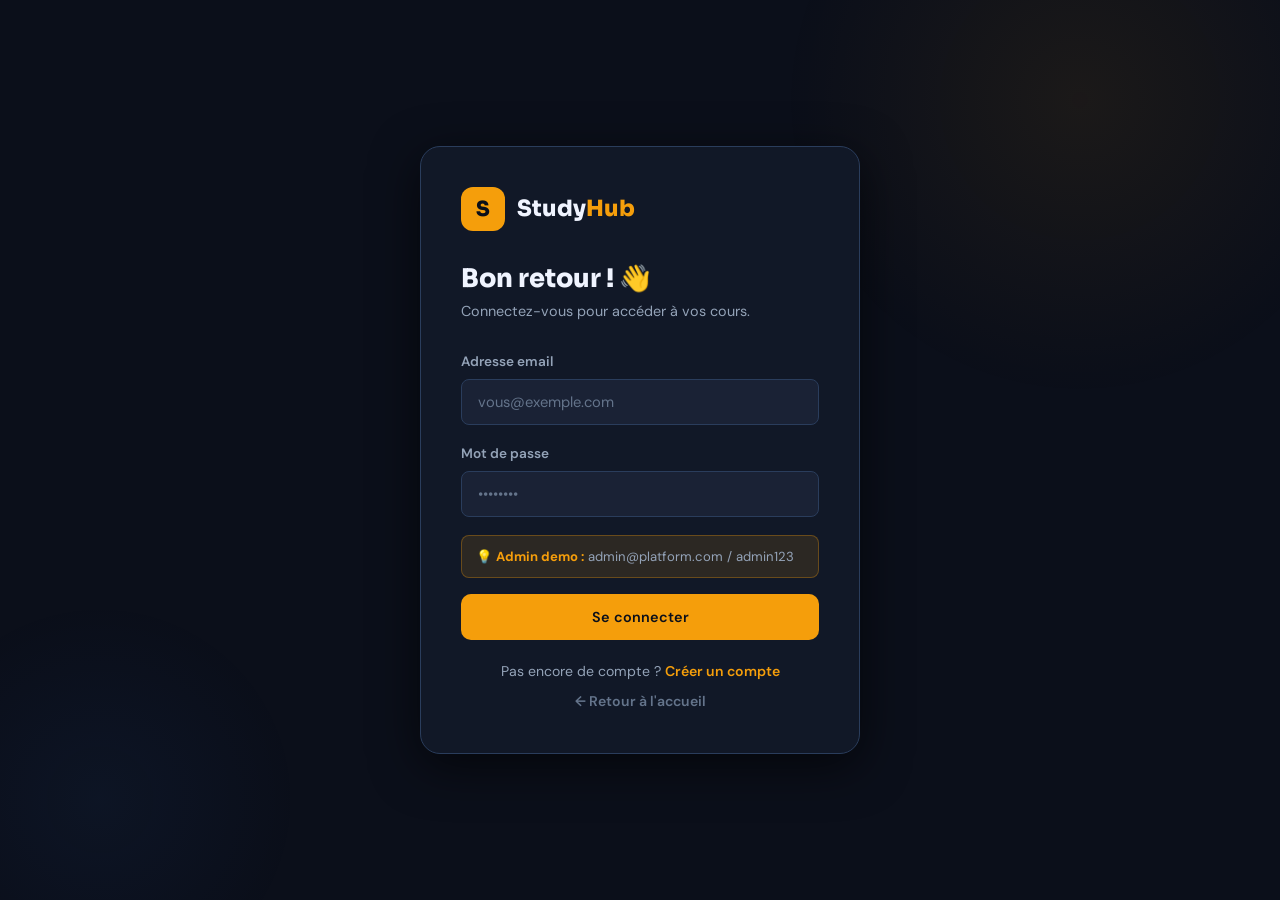
<file: project/subjects.html>
<!DOCTYPE html>
<html lang="fr">
<head>
  <meta charset="UTF-8" />
  <meta name="viewport" content="width=device-width, initial-scale=1.0" />
  <title>StudyHub — Matières</title>
  <link rel="stylesheet" href="css/style.css" />
</head>
<body>
<div id="toast-container"></div>
<div class="sidebar-overlay" id="sidebar-overlay"></div>

<div class="app-layout">
  <aside class="sidebar" id="sidebar"></aside>

  <div class="main-content">
    <header class="topbar">
      <button class="menu-toggle" id="menu-toggle">☰</button>
      <div class="search-bar">
        <span class="search-icon">🔍</span>
        <input type="text" id="global-search" placeholder="Rechercher..." autocomplete="off" />
        <div class="search-results hidden" id="search-results"></div>
      </div>
      <div class="topbar-actions">
        <button class="topbar-btn" id="btn-notif" title="Notifications" style="position:relative">
          🔔
          <span id="notif-badge" style="
            display:none; position:absolute; top:-4px; right:-4px;
            background:var(--danger); color:#fff; border-radius:50%;
            width:18px; height:18px; font-size:.62rem; font-weight:800;
            align-items:center; justify-content:center; pointer-events:none;
          "></span>
        </button>
        <a href="index.html" class="topbar-btn" title="Accueil">🏠</a>
        <button class="topbar-btn" onclick="window.location='profile.html'">👤</button>
      </div>
    </header>

    <main class="page-content">
      <div class="page-header">
        <div class="breadcrumb">
          <a href="index.html">🏠 Accueil</a> › <span id="bc-year">Niveau</span>
        </div>
        <h1 id="page-title">Matières</h1>
        <p id="page-desc">Sélectionnez une matière pour accéder aux cours.</p>
      </div>

      <div style="margin-bottom:20px">
        <input type="text" class="form-input" id="subject-filter"
          placeholder="🔍 Filtrer les matières..." style="max-width:320px;border-radius:50px" />
      </div>

      <div class="cards-grid-2" id="subjects-grid"></div>
    </main>
  </div>
</div>

<script src="js/api.js"></script>
<script src="js/auth.js"></script>
<script src="js/app.js"></script>
<script>
document.addEventListener('DOMContentLoaded', async () => {
  if (!AppController.requireAuth()) return;

  const { year } = AppController.getParams();
  if (!year) { window.location.href = 'index.html'; return; }

  // ── Subscription guard ──
  if (!SubManager.hasYear(year)) {
    AppController.toast('🔒 Ce niveau nécessite un abonnement.', 'warn', 3000);
    setTimeout(() => window.location.href = 'pricing.html', 800);
    return;
  }

  // ── Load year info from API ──
  const yearRes = await Api.getYear(year);
  const yearData = yearRes.data;
  document.getElementById('bc-year').textContent  = yearData?.label || 'Niveau';
  document.getElementById('page-title').innerHTML = `${yearData?.icon || '📂'} ${yearData?.label || 'Matières'}`;
  document.getElementById('page-desc').textContent = yearData?.description || '';

  // ── Load subjects ──
  const container = document.getElementById('subjects-grid');
  container.innerHTML = '<div class="empty-state"><div class="spinner"></div></div>';

  const res = await Api.getSubjects(year);
  if (!res.ok) {
    container.innerHTML = `<div class="empty-state"><div class="empty-icon">⚠️</div><h3>${res.message}</h3></div>`;
    return;
  }
  if (!res.data.length) {
    container.innerHTML = `<div class="empty-state"><div class="empty-icon">📭</div><h3>Aucune matière disponible</h3></div>`;
    return;
  }

  container.innerHTML = res.data.map(s => `
    <div class="subject-card" onclick="AppController.goSubject('${s.id}', ${year})">
      <div class="subj-icon" style="background:${s.color}22;color:${s.color}">${s.icon}</div>
      <div class="subj-body">
        <div class="subj-name">${s.name}</div>
        <div class="subj-meta">${s.video_count || 0} vidéos · ${s.doc_count || 0} documents</div>
      </div>
      <span class="subj-arrow">→</span>
    </div>`).join('');

  // Live filter
  document.getElementById('subject-filter').addEventListener('input', function () {
    const q = this.value.toLowerCase();
    document.querySelectorAll('.subject-card').forEach(card => {
      const name = card.querySelector('.subj-name')?.textContent.toLowerCase() || '';
      card.style.display = name.includes(q) ? '' : 'none';
    });
  });
});
</script>
</body>
</html>
</file>
<file: project/css/style.css>
/* ============================================================
   STUDYHUB — Main Stylesheet (MVC View Layer)
   Font: Sora (display) + DM Sans (body)
   Theme: Deep navy + electric amber
   ============================================================ */

@import url('https://fonts.googleapis.com/css2?family=Sora:wght@300;400;600;700;800&family=DM+Sans:ital,wght@0,300;0,400;0,500;0,700;1,400&display=swap');

/* ── Variables ── */
:root {
  --bg:#0b0f1a; --bg2:#111827; --bg3:#1a2235; --surface:#1e2d45; --surface2:#243350;
  --border:#2a3d5c; --accent:#f59e0b; --accent2:#fbbf24; --accent-dim:rgba(245,158,11,0.12);
  --text:#f0f4ff; --text2:#94a3b8; --text3:#64748b;
  --success:#10b981; --danger:#ef4444; --info:#3b82f6;
  --radius:14px; --radius-sm:8px;
  --shadow:0 4px 24px rgba(0,0,0,0.4); --shadow-lg:0 12px 48px rgba(0,0,0,0.6);
  --transition:all 0.25s cubic-bezier(0.4,0,0.2,1);
  --sidebar-w:260px;
}

/* ── Reset ── */
*,*::before,*::after{box-sizing:border-box;margin:0;padding:0}
html{scroll-behavior:smooth}
body{font-family:'DM Sans',sans-serif;background:var(--bg);color:var(--text);line-height:1.6;min-height:100vh;overflow-x:hidden}
a{color:inherit;text-decoration:none}
button{cursor:pointer;border:none;background:none;font-family:inherit}
input,select,textarea{font-family:inherit}
ul{list-style:none}
h1,h2,h3,h4,h5{font-family:'Sora',sans-serif;line-height:1.2}
h1{font-size:clamp(1.8rem,5vw,3rem);font-weight:800}
h2{font-size:clamp(1.3rem,3vw,1.9rem);font-weight:700}
h3{font-size:1.15rem;font-weight:600}

/* ── Layout ── */
.app-layout{display:flex;min-height:100vh}

/* ── Sidebar ── */
.sidebar{width:var(--sidebar-w);background:var(--bg2);border-right:1px solid var(--border);display:flex;flex-direction:column;position:fixed;top:0;left:0;height:100vh;z-index:200;transition:transform 0.3s ease;overflow-y:auto}
.sidebar-logo{display:flex;align-items:center;gap:12px;padding:28px 24px 24px;border-bottom:1px solid var(--border)}
.sidebar-logo .logo-icon{width:40px;height:40px;background:var(--accent);border-radius:10px;display:grid;place-items:center;font-size:1.3rem;color:var(--bg);font-weight:900;font-family:'Sora',sans-serif}
.sidebar-logo span{font-family:'Sora',sans-serif;font-weight:800;font-size:1.2rem}
.sidebar-logo span em{color:var(--accent);font-style:normal}
.sidebar-nav{flex:1;padding:16px 12px;display:flex;flex-direction:column;gap:4px}
.nav-section-label{font-size:.7rem;font-weight:700;letter-spacing:.12em;text-transform:uppercase;color:var(--text3);padding:12px 12px 6px;margin-top:8px}
.nav-link{display:flex;align-items:center;gap:12px;padding:11px 14px;border-radius:var(--radius-sm);color:var(--text2);font-weight:500;font-size:.92rem;transition:var(--transition);position:relative;cursor:pointer}
.nav-link:hover{background:var(--accent-dim);color:var(--text)}
.nav-link.active{background:var(--accent-dim);color:var(--accent)}
.nav-link.active::before{content:'';position:absolute;left:0;top:20%;height:60%;width:3px;background:var(--accent);border-radius:0 3px 3px 0}
.nav-link .nav-icon{font-size:1.1rem;width:20px;text-align:center}
.sidebar-footer{padding:16px 12px;border-top:1px solid var(--border)}
.user-mini{display:flex;align-items:center;gap:10px;padding:10px 12px;border-radius:var(--radius-sm);transition:var(--transition);cursor:pointer}
.user-mini:hover{background:var(--surface)}
.user-mini .avatar{width:36px;height:36px;border-radius:50%;background:var(--accent);display:grid;place-items:center;font-weight:700;font-size:.9rem;color:var(--bg);flex-shrink:0}
.user-mini .user-name{font-weight:600;font-size:.88rem;white-space:nowrap;overflow:hidden;text-overflow:ellipsis}
.user-mini .user-role{font-size:.75rem;color:var(--accent)}
.sidebar-overlay{display:none;position:fixed;inset:0;background:rgba(0,0,0,0.6);z-index:150}

/* ── Main Content ── */
.main-content{margin-left:var(--sidebar-w);flex:1;display:flex;flex-direction:column;min-height:100vh}

/* ── Topbar ── */
.topbar{display:flex;align-items:center;gap:16px;padding:16px 32px;background:var(--bg2);border-bottom:1px solid var(--border);position:sticky;top:0;z-index:100}
.menu-toggle{display:none;padding:8px;border-radius:var(--radius-sm);color:var(--text2);font-size:1.2rem;transition:var(--transition)}
.menu-toggle:hover{background:var(--surface);color:var(--text)}
.search-bar{flex:1;max-width:480px;position:relative}
.search-bar input{width:100%;background:var(--bg3);border:1px solid var(--border);border-radius:50px;padding:10px 16px 10px 44px;color:var(--text);font-size:.9rem;transition:var(--transition)}
.search-bar input:focus{outline:none;border-color:var(--accent);background:var(--surface)}
.search-bar input::placeholder{color:var(--text3)}
.search-bar .search-icon{position:absolute;left:16px;top:50%;transform:translateY(-50%);color:var(--text3);pointer-events:none}
.topbar-actions{display:flex;align-items:center;gap:8px;margin-left:auto}
.topbar-btn{width:38px;height:38px;border-radius:50%;background:var(--bg3);border:1px solid var(--border);display:grid;place-items:center;color:var(--text2);font-size:1rem;transition:var(--transition);cursor:pointer}
.topbar-btn:hover{background:var(--surface);color:var(--accent);border-color:var(--accent)}

/* ── Page Content ── */
.page-content{padding:32px;flex:1}
.page-header{margin-bottom:32px}
.breadcrumb{display:flex;align-items:center;gap:8px;font-size:.82rem;color:var(--text3);margin-bottom:8px}
.breadcrumb a{color:var(--accent)}
.page-header p{color:var(--text2);margin-top:6px;font-size:.95rem}

/* ── Section Title ── */
.section-title{display:flex;align-items:center;justify-content:space-between;margin-bottom:20px}
.section-title a{font-size:.85rem;color:var(--accent)}

/* ── Grids ── */
.cards-grid{display:grid;grid-template-columns:repeat(auto-fill,minmax(240px,1fr));gap:20px}
.cards-grid-2{display:grid;grid-template-columns:repeat(auto-fill,minmax(300px,1fr));gap:20px}

/* ── Year Cards ── */
.year-card{background:var(--bg2);border:1px solid var(--border);border-radius:var(--radius);padding:28px 24px;cursor:pointer;transition:var(--transition);position:relative;overflow:hidden;display:flex;flex-direction:column;gap:12px}
.year-card::before{content:'';position:absolute;inset:0;background:var(--accent-dim);opacity:0;transition:var(--transition)}
.year-card:hover{border-color:var(--accent);transform:translateY(-4px);box-shadow:0 8px 32px rgba(245,158,11,0.15)}
.year-card:hover::before{opacity:1}
.year-card .card-icon{font-size:2.2rem;width:56px;height:56px;background:var(--accent-dim);border-radius:12px;display:grid;place-items:center;border:1px solid rgba(245,158,11,0.3);position:relative;z-index:1}
.year-card .card-title{font-family:'Sora',sans-serif;font-weight:700;font-size:1.1rem;position:relative;z-index:1}
.year-card .card-desc{font-size:.85rem;color:var(--text2);line-height:1.5;position:relative;z-index:1}
.year-card .card-arrow{display:flex;align-items:center;gap:6px;font-size:.82rem;color:var(--accent);font-weight:600;margin-top:auto;position:relative;z-index:1}

/* ── Subject Cards ── */
.subject-card{background:var(--bg2);border:1px solid var(--border);border-radius:var(--radius);padding:20px 24px;cursor:pointer;transition:var(--transition);display:flex;align-items:center;gap:16px}
.subject-card:hover{border-color:var(--accent);transform:translateX(6px);box-shadow:var(--shadow)}
.subject-card .subj-icon{width:52px;height:52px;border-radius:12px;display:grid;place-items:center;font-size:1.6rem;flex-shrink:0}
.subject-card .subj-name{font-weight:700;font-size:1rem;margin-bottom:4px}
.subject-card .subj-meta{font-size:.8rem;color:var(--text3)}
.subject-card .subj-arrow{color:var(--text3);transition:var(--transition);margin-left:auto}
.subject-card:hover .subj-arrow{color:var(--accent);transform:translateX(4px)}

/* ── Stats ── */
.stats-row{display:grid;grid-template-columns:repeat(auto-fill,minmax(180px,1fr));gap:16px;margin-bottom:32px}
.stat-card{background:var(--bg2);border:1px solid var(--border);border-radius:var(--radius);padding:20px;display:flex;flex-direction:column;gap:8px}
.stat-label{font-size:.78rem;color:var(--text3);text-transform:uppercase;letter-spacing:.08em;font-weight:700}
.stat-value{font-family:'Sora',sans-serif;font-size:2rem;font-weight:800;color:var(--accent)}
.stat-sub{font-size:.8rem;color:var(--text2)}

/* ── Buttons ── */
.btn{display:inline-flex;align-items:center;gap:8px;padding:11px 22px;border-radius:50px;font-weight:600;font-size:.9rem;transition:var(--transition);cursor:pointer;border:none;font-family:'DM Sans',sans-serif}
.btn-primary{background:var(--accent);color:var(--bg)}
.btn-primary:hover{background:var(--accent2);transform:translateY(-2px);box-shadow:0 6px 20px rgba(245,158,11,0.35)}
.btn-outline{background:transparent;color:var(--accent);border:1.5px solid var(--accent)}
.btn-outline:hover{background:var(--accent-dim)}
.btn-ghost{background:var(--bg3);color:var(--text2)}
.btn-ghost:hover{background:var(--surface);color:var(--text)}
.btn-danger{background:var(--danger);color:#fff}
.btn-danger:hover{opacity:.85}
.btn-sm{padding:7px 14px;font-size:.82rem}

/* ── Forms ── */
.form-group{display:flex;flex-direction:column;gap:6px;margin-bottom:18px}
.form-label{font-size:.85rem;font-weight:600;color:var(--text2)}
.form-input{background:var(--bg3);border:1.5px solid var(--border);border-radius:var(--radius-sm);padding:12px 16px;color:var(--text);font-size:.92rem;transition:var(--transition);width:100%}
.form-input:focus{outline:none;border-color:var(--accent);background:var(--surface)}
.form-input::placeholder{color:var(--text3)}
.form-input.error{border-color:var(--danger)}
.form-error{font-size:.78rem;color:var(--danger);margin-top:2px}

/* ── Auth ── */
.auth-page{min-height:100vh;display:flex;align-items:center;justify-content:center;background:var(--bg);padding:24px;position:relative;overflow:hidden}
.auth-page::before{content:'';position:fixed;width:600px;height:600px;border-radius:50%;background:radial-gradient(circle,rgba(245,158,11,0.07) 0%,transparent 70%);top:-200px;right:-100px;pointer-events:none}
.auth-page::after{content:'';position:fixed;width:400px;height:400px;border-radius:50%;background:radial-gradient(circle,rgba(59,130,246,0.05) 0%,transparent 70%);bottom:-100px;left:-100px;pointer-events:none}
.auth-box{width:100%;max-width:440px;background:var(--bg2);border:1px solid var(--border);border-radius:20px;padding:40px;box-shadow:var(--shadow-lg);position:relative;z-index:1}
.auth-logo{display:flex;align-items:center;gap:12px;margin-bottom:32px}
.auth-logo .logo-icon{width:44px;height:44px;background:var(--accent);border-radius:12px;display:grid;place-items:center;font-size:1.3rem;font-weight:900;color:var(--bg);font-family:'Sora',sans-serif}
.auth-logo span{font-family:'Sora',sans-serif;font-size:1.4rem;font-weight:800}
.auth-logo span em{color:var(--accent);font-style:normal}
.auth-title{font-size:1.6rem;font-weight:800;margin-bottom:6px}
.auth-sub{color:var(--text2);font-size:.9rem;margin-bottom:28px}
.auth-alt{text-align:center;margin-top:20px;font-size:.88rem;color:var(--text2)}
.auth-alt a{color:var(--accent);font-weight:600}

/* ── Course ── */
.course-layout{display:grid;grid-template-columns:1fr 320px;gap:24px;align-items:start}
.video-player-wrap{background:#000;border-radius:var(--radius);overflow:hidden;aspect-ratio:16/9;position:relative}
.video-player-wrap iframe,.video-player-wrap video{width:100%;height:100%;border:none}
.video-placeholder{width:100%;height:100%;display:flex;flex-direction:column;align-items:center;justify-content:center;gap:12px;color:var(--text3);background:var(--bg3)}
.video-placeholder .play-big{font-size:3rem;color:var(--accent)}
.course-info{margin-top:20px}
.course-info h2{font-size:1.3rem;margin-bottom:8px}
.course-info p{color:var(--text2);font-size:.9rem}
.playlist-panel{background:var(--bg2);border:1px solid var(--border);border-radius:var(--radius);overflow:hidden}
.playlist-header{padding:16px 20px;border-bottom:1px solid var(--border);font-weight:700;font-family:'Sora',sans-serif;display:flex;align-items:center;justify-content:space-between}
.playlist-tabs{display:flex;border-bottom:1px solid var(--border)}
.playlist-tab{flex:1;padding:12px;font-size:.85rem;font-weight:600;color:var(--text3);text-align:center;cursor:pointer;transition:var(--transition);border-bottom:2px solid transparent}
.playlist-tab.active{color:var(--accent);border-bottom-color:var(--accent)}
.playlist-tab:hover{color:var(--text)}
.playlist-list{max-height:480px;overflow-y:auto}
.playlist-item{display:flex;align-items:center;gap:12px;padding:14px 16px;cursor:pointer;border-bottom:1px solid var(--border);transition:var(--transition)}
.playlist-item:hover{background:var(--surface)}
.playlist-item.active{background:var(--accent-dim)}
.playlist-item .item-num{font-size:.78rem;color:var(--text3);width:22px;text-align:center;flex-shrink:0}
.playlist-item.active .item-num{color:var(--accent)}
.playlist-item .item-thumb{width:54px;height:36px;background:var(--bg3);border-radius:6px;display:grid;place-items:center;font-size:.9rem;flex-shrink:0}
.playlist-item .item-title{font-size:.85rem;font-weight:600;white-space:nowrap;overflow:hidden;text-overflow:ellipsis}
.playlist-item .item-dur{font-size:.75rem;color:var(--text3)}
.doc-item{display:flex;align-items:center;gap:14px;padding:14px 16px;border-bottom:1px solid var(--border);cursor:pointer;transition:var(--transition)}
.doc-item:hover{background:var(--surface)}
.doc-icon{width:40px;height:40px;background:rgba(239,68,68,0.12);border-radius:8px;display:grid;place-items:center;font-size:1.2rem;flex-shrink:0}
.doc-name{font-size:.87rem;font-weight:600;white-space:nowrap;overflow:hidden;text-overflow:ellipsis}
.doc-size{font-size:.75rem;color:var(--text3)}

/* ── PDF Viewer ── */
.pdf-viewer-overlay{position:fixed;inset:0;background:rgba(0,0,0,0.85);z-index:500;display:flex;align-items:center;justify-content:center;padding:24px;animation:fadeIn 0.2s ease}
.pdf-viewer-box{width:100%;max-width:900px;height:90vh;background:var(--bg2);border-radius:var(--radius);overflow:hidden;display:flex;flex-direction:column}
.pdf-viewer-header{display:flex;align-items:center;justify-content:space-between;padding:14px 20px;border-bottom:1px solid var(--border)}
.pdf-viewer-header span{font-weight:600}
.pdf-viewer-body{flex:1;overflow:hidden;background:#525659}
.pdf-viewer-body iframe{width:100%;height:100%;border:none}

/* ── Profile ── */
.profile-layout{display:grid;grid-template-columns:280px 1fr;gap:24px;align-items:start}
.profile-card{background:var(--bg2);border:1px solid var(--border);border-radius:var(--radius);padding:28px 24px;text-align:center;position:sticky;top:90px}
.profile-avatar{width:90px;height:90px;border-radius:50%;background:var(--accent);display:grid;place-items:center;font-size:2.2rem;font-weight:800;color:var(--bg);margin:0 auto 16px;border:3px solid rgba(245,158,11,0.4)}
.profile-card h3{font-size:1.2rem;margin-bottom:4px}
.role-badge{display:inline-block;padding:3px 12px;background:var(--accent-dim);color:var(--accent);border-radius:50px;font-size:.75rem;font-weight:700;margin-bottom:20px}
.profile-stat{display:flex;justify-content:space-between;padding:10px 0;border-top:1px solid var(--border);font-size:.88rem}
.profile-stat strong{color:var(--accent);font-family:'Sora',sans-serif}

/* ── Achievements ── */
.achievements-grid{display:grid;grid-template-columns:repeat(auto-fill,minmax(160px,1fr));gap:16px}
.achievement{background:var(--bg2);border:1px solid var(--border);border-radius:var(--radius);padding:20px 16px;text-align:center;transition:var(--transition)}
.achievement.earned{border-color:var(--accent);background:var(--accent-dim)}
.ach-icon{font-size:2rem;margin-bottom:8px}
.ach-name{font-size:.82rem;font-weight:700;margin-bottom:4px}
.ach-desc{font-size:.73rem;color:var(--text3)}
.achievement:not(.earned){opacity:.4;filter:grayscale(1)}

/* ── Progress ── */
.progress-bar-wrap{margin-bottom:16px}
.progress-bar-label{display:flex;justify-content:space-between;font-size:.82rem;color:var(--text2);margin-bottom:6px}
.progress-bar{height:6px;background:var(--bg3);border-radius:99px;overflow:hidden}
.bar-fill{height:100%;background:var(--accent);border-radius:99px;transition:width 0.6s cubic-bezier(0.4,0,0.2,1)}

/* ── Admin Table ── */
.table-wrap{background:var(--bg2);border:1px solid var(--border);border-radius:var(--radius);overflow:hidden}
.admin-table{width:100%;border-collapse:collapse}
.admin-table th,.admin-table td{padding:12px 16px;text-align:left;border-bottom:1px solid var(--border);font-size:.88rem}
.admin-table th{color:var(--text3);font-size:.75rem;text-transform:uppercase;letter-spacing:.08em;font-weight:700;background:var(--bg3)}
.admin-table tr:hover td{background:var(--surface)}
.badge{display:inline-block;padding:3px 10px;border-radius:50px;font-size:.73rem;font-weight:700}
.badge-success{background:rgba(16,185,129,0.15);color:var(--success)}
.badge-info{background:rgba(59,130,246,0.15);color:var(--info)}
.badge-warn{background:var(--accent-dim);color:var(--accent)}

/* ── Modal ── */
.modal-overlay{position:fixed;inset:0;background:rgba(0,0,0,0.7);z-index:400;display:flex;align-items:center;justify-content:center;padding:24px;animation:fadeIn 0.2s ease}
.modal-box{width:100%;max-width:520px;background:var(--bg2);border:1px solid var(--border);border-radius:18px;padding:32px;box-shadow:var(--shadow-lg)}
.modal-header{display:flex;justify-content:space-between;align-items:center;margin-bottom:24px}
.modal-header h3{font-size:1.2rem}
.modal-close{color:var(--text3);font-size:1.3rem;padding:4px 8px;border-radius:6px;cursor:pointer}
.modal-close:hover{background:var(--surface);color:var(--text)}

/* ── Toast ── */
#toast-container{position:fixed;bottom:24px;right:24px;z-index:9999;display:flex;flex-direction:column;gap:10px}
.toast{display:flex;align-items:center;gap:12px;padding:14px 18px;background:var(--bg2);border:1px solid var(--border);border-radius:var(--radius-sm);box-shadow:var(--shadow);min-width:280px;animation:slideUp 0.3s cubic-bezier(0.4,0,0.2,1);border-left:4px solid var(--info)}
.toast.success{border-left-color:var(--success)}
.toast.error{border-left-color:var(--danger)}
.toast.warn{border-left-color:var(--accent)}
.toast-msg{font-size:.88rem;flex:1}
.toast-close{color:var(--text3);font-size:.9rem;cursor:pointer}
.toast-close:hover{color:var(--text)}

/* ── Loading ── */
.loading-overlay{position:fixed;inset:0;background:var(--bg);z-index:9998;display:flex;align-items:center;justify-content:center;flex-direction:column;gap:16px}
.spinner{width:40px;height:40px;border:3px solid var(--border);border-top-color:var(--accent);border-radius:50%;animation:spin 0.7s linear infinite}

/* ── Search Dropdown ── */
.search-results{position:absolute;top:calc(100% + 6px);left:0;right:0;background:var(--bg2);border:1px solid var(--border);border-radius:var(--radius-sm);box-shadow:var(--shadow);z-index:300;max-height:300px;overflow-y:auto}
.search-result-item{display:flex;align-items:center;gap:12px;padding:12px 16px;cursor:pointer;transition:var(--transition);border-bottom:1px solid var(--border)}
.search-result-item:hover{background:var(--surface)}
.search-result-item:last-child{border-bottom:none}
.sr-label{font-size:.87rem;font-weight:600}
.sr-sub{font-size:.75rem;color:var(--text3)}

/* ── Empty State ── */
.empty-state{text-align:center;padding:60px 20px;color:var(--text3)}
.empty-state .empty-icon{font-size:3rem;margin-bottom:12px}
.empty-state h3{color:var(--text2);margin-bottom:8px}

/* ── Utilities ── */
.flex{display:flex}.flex-col{flex-direction:column}.items-center{align-items:center}
.gap-2{gap:8px}.gap-3{gap:12px}.mt-2{margin-top:16px}.mt-3{margin-top:24px}.mb-2{margin-bottom:16px}
.text-muted{color:var(--text2)}.text-accent{color:var(--accent)}.font-bold{font-weight:700}.w-full{width:100%}
.grid-2{display:grid;grid-template-columns:1fr 1fr;gap:20px}
.text-center{text-align:center}
.hidden{display:none!important}

/* ── Animations ── */
@keyframes fadeIn{from{opacity:0}to{opacity:1}}
@keyframes slideUp{from{opacity:0;transform:translateY(12px)}to{opacity:1;transform:translateY(0)}}
@keyframes spin{to{transform:rotate(360deg)}}
.page-enter{animation:slideUp 0.35s cubic-bezier(0.4,0,0.2,1)}

/* ── Responsive ── */
@media(max-width:1100px){
  .course-layout{grid-template-columns:1fr}
  .profile-layout{grid-template-columns:1fr}
  .profile-card{position:static}
}
@media(max-width:768px){
  .sidebar{transform:translateX(-100%)}
  .sidebar.open{transform:translateX(0)}
  .sidebar-overlay.visible{display:block}
  .main-content{margin-left:0}
  .menu-toggle{display:grid;place-items:center}
  .page-content{padding:20px 16px}
  .topbar{padding:12px 16px}
  .cards-grid{grid-template-columns:1fr 1fr}
  .stats-row{grid-template-columns:1fr 1fr}
  .grid-2{grid-template-columns:1fr}
}
@media(max-width:480px){
  .cards-grid{grid-template-columns:1fr}
  .stats-row{grid-template-columns:1fr}
  .auth-box{padding:28px 20px}
  .achievements-grid{grid-template-columns:1fr 1fr}
}
</file>
